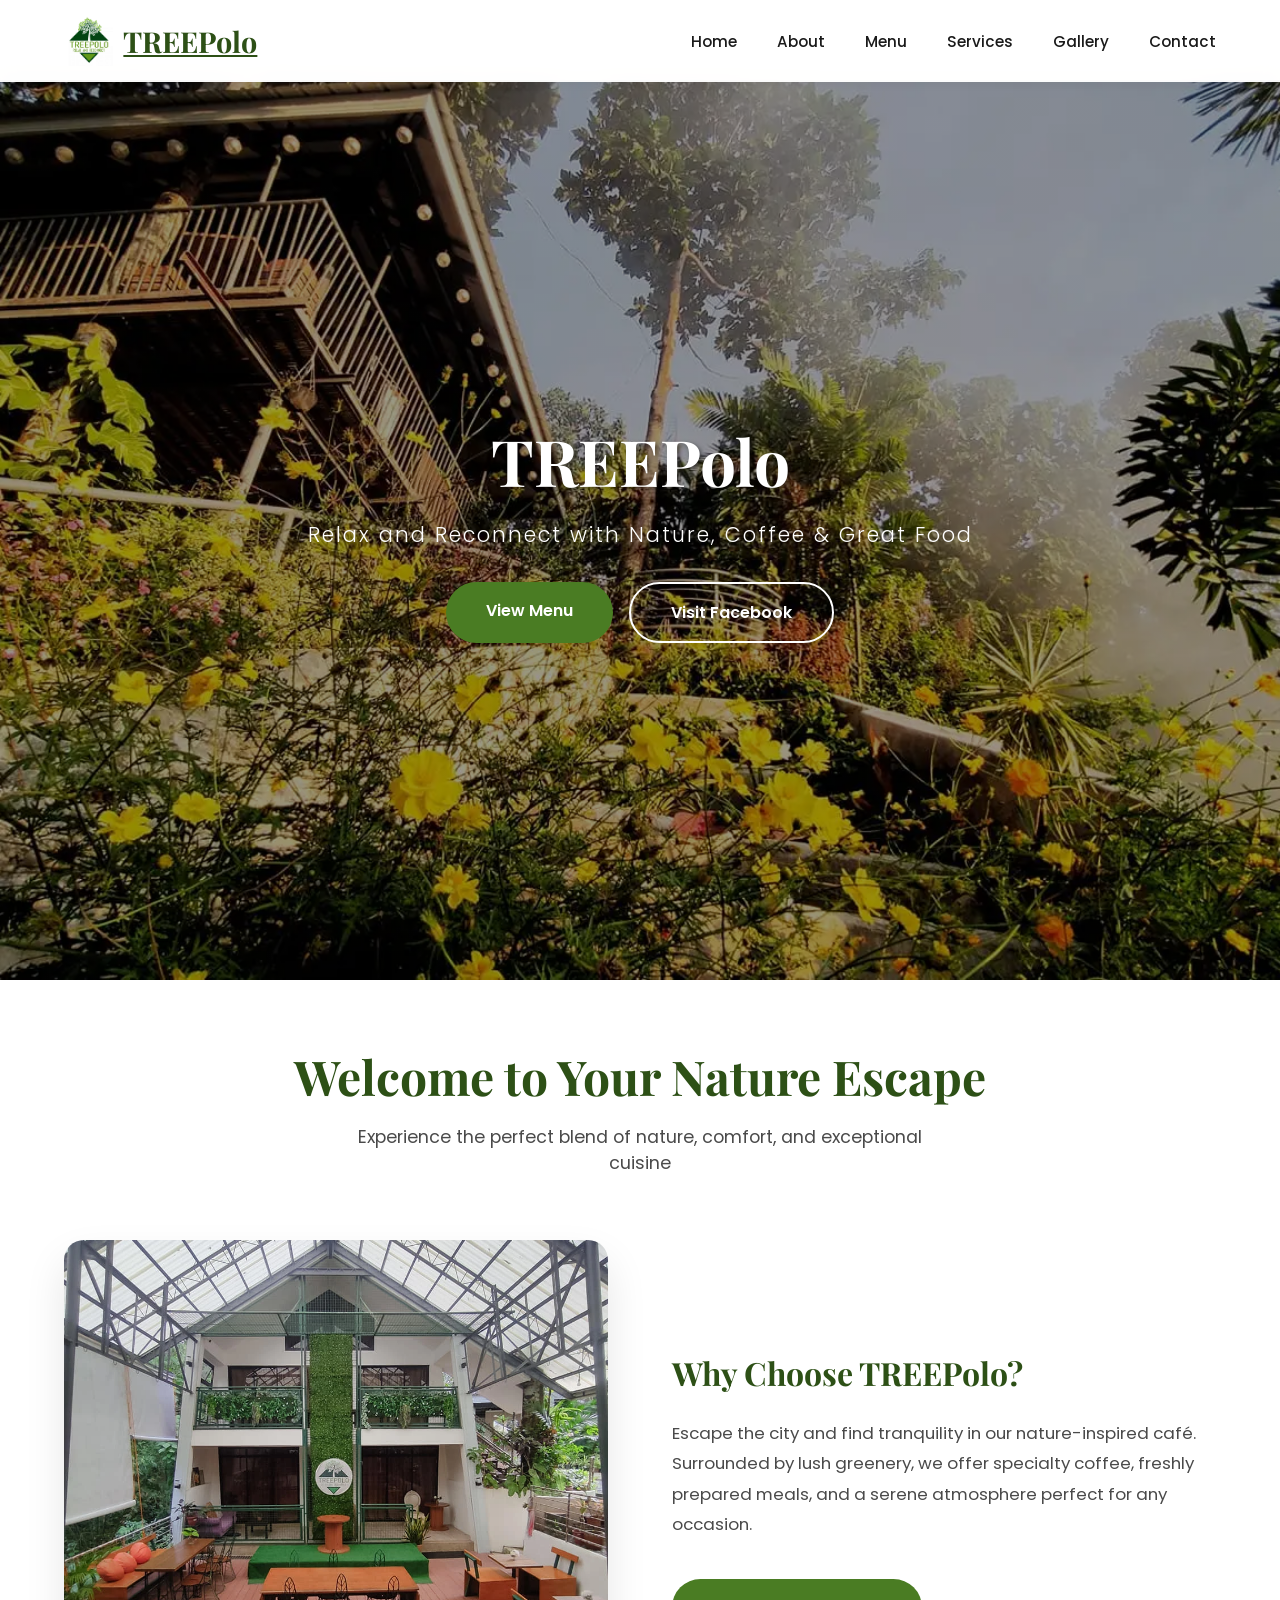
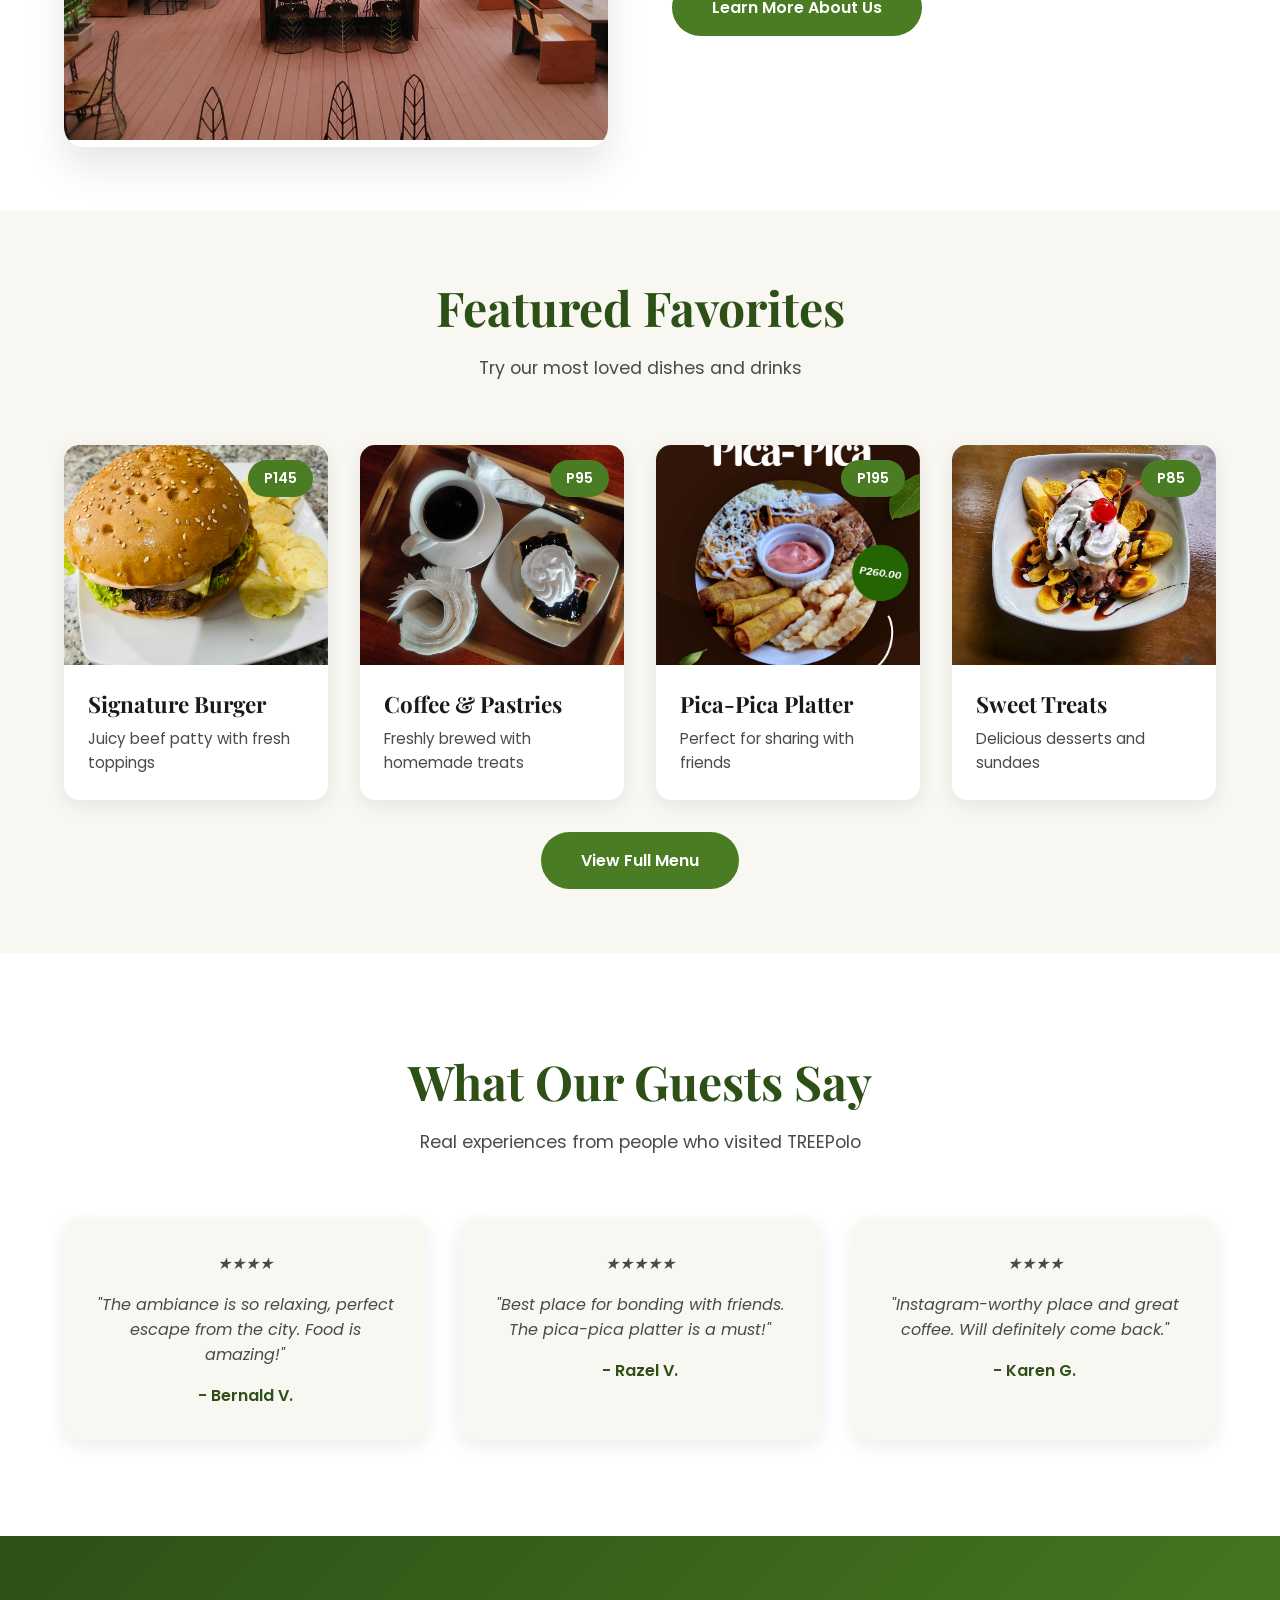
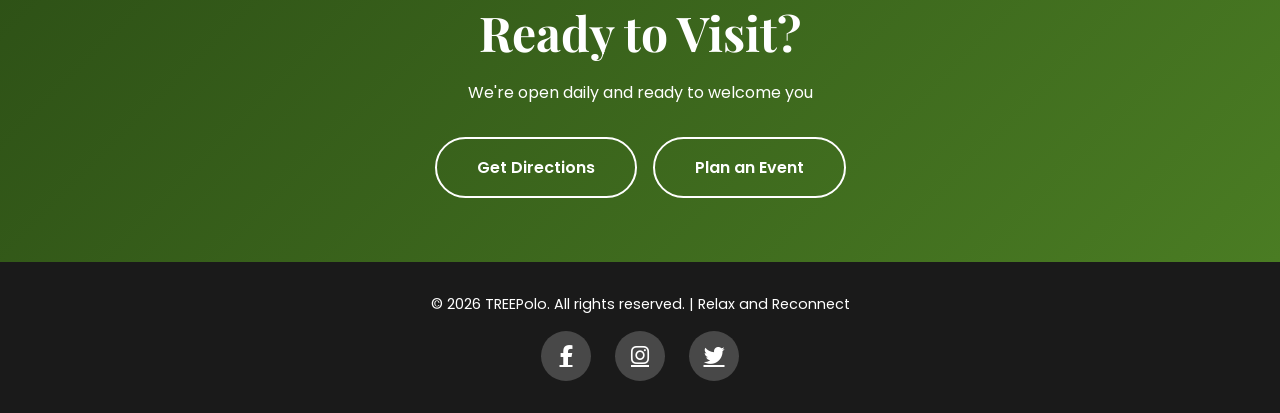
<file: WS_TREEPOLO/index.html>
<!DOCTYPE html>
<html lang="en">
<head>
    <meta charset="UTF-8">
    <meta name="viewport" content="width=device-width, initial-scale=1.0">
    <meta name="description" content="TREEPolo - A nature-inspired coffee restaurant where you can relax and reconnect with great food, specialty coffee, and a serene atmosphere.">
    <meta name="keywords" content="TREEPolo, coffee shop, restaurant, nature, relax, reconnect, cafe">
    <title>Home | TREEPolo - Relax and Reconnect</title>

    <link rel="preconnect" href="https://fonts.googleapis.com">
    <link rel="preconnect" href="https://fonts.gstatic.com" crossorigin>
    <link href="https://fonts.googleapis.com/css2?family=Playfair+Display:wght@400;600;700&family=Poppins:wght@300;400;500;600&display=swap" rel="stylesheet">
    <link rel="stylesheet" href="https://cdnjs.cloudflare.com/ajax/libs/font-awesome/6.4.0/css/all.min.css">
    <link rel="icon" type="image/webp" href="webimages/treepolo_logo.webp">
    <link rel="stylesheet" href="css/style.css">

</head>
<body>

    <!-- Navigation -->
    <nav id="navbar">
        <div class="nav-container">
            <a href="index.html" class="logo">
                <img src="webimages/treepolo_logo.webp" alt="TREEPolo Logo">
                <span class="logo-text">TREEPolo</span>
            </a>
            <ul class="nav-links">
                <li><a href="index.html" class="active">Home</a></li>
                <li><a href="html/about.html">About</a></li>
                <li><a href="html/menu.html">Menu</a></li>
                <li><a href="html/events.html">Services</a></li>
                <li><a href="html/gallery.html">Gallery</a></li>
                <li><a href="html/contact.html">Contact</a></li>
            </ul>
            <div class="mobile-menu" aria-label="Toggle mobile menu">
                <i class="fas fa-bars"></i>
            </div>
        </div>
    </nav>

    <!-- Hero Section -->
    <section class="hero" id="home">
        <div class="hero-content">
            
            <h1>TREEPolo</h1>
            <p>Relax and Reconnect with Nature, Coffee & Great Food</p>
            <div class="cta-buttons">
                <a href="html/menu.html" class="btn btn-primary">View Menu</a>
                <a href="https://www.facebook.com/Treepolo.Official/" target="_blank" rel="noopener noreferrer" class="btn btn-secondary">Visit Facebook</a>
            </div>
        </div>
    </section>

    <!-- Featured Section -->
    <section class="about" style="padding: 4rem 5%;">
        <div class="container">
            <div class="section-title">
                <h2>Welcome to Your Nature Escape</h2>
                <p>Experience the perfect blend of nature, comfort, and exceptional cuisine</p>
            </div>
            <div class="about-grid">
                <div class="about-image">
                    <img src="webimages/view2.webp" alt="TREEPolo Interior">
                </div>
                <div class="about-content">
                    <h3>Why Choose TREEPolo?</h3>
                    <p>Escape the city and find tranquility in our nature-inspired café. Surrounded by lush greenery, we offer specialty coffee, freshly prepared meals, and a serene atmosphere perfect for any occasion.</p>
                    <a href="html/about.html" class="btn btn-primary" style="margin-top: 1rem;">Learn More About Us</a>
                </div>
            </div>
        </div>
    </section>

    <!-- Quick Menu Preview -->
    <section class="menu" style="padding: 4rem 5%;">
        <div class="container">
            <div class="section-title">
                <h2>Featured Favorites</h2>
                <p>Try our most loved dishes and drinks</p>
            </div>
            <div class="menu-grid" style="grid-template-columns: repeat(4, 1fr);">
                <article class="menu-card">
                    <div class="menu-card-image">
                        <img src="webimages/bargar.webp" alt="Signature Burger">
                        <span class="price-tag">P145</span>
                    </div>
                    <div class="menu-card-content">
                        <h3>Signature Burger</h3>
                        <p>Juicy beef patty with fresh toppings</p>
                    </div>
                </article>
                <article class="menu-card">
                    <div class="menu-card-image">
                        <img src="webimages/kopenciskek.webp" alt="Coffee & Pastry">
                        <span class="price-tag">P95</span>
                    </div>
                    <div class="menu-card-content">
                        <h3>Coffee & Pastries</h3>
                        <p>Freshly brewed with homemade treats</p>
                    </div>
                </article>
                <article class="menu-card">
                    <div class="menu-card-image">
                        <img src="webimages/pica-pica.webp" alt="Pica-Pica Platter">
                        <span class="price-tag">P195</span>
                    </div>
                    <div class="menu-card-content">
                        <h3>Pica-Pica Platter</h3>
                        <p>Perfect for sharing with friends</p>
                    </div>
                </article>
                <article class="menu-card">
                    <div class="menu-card-image">
                        <img src="webimages/bananachoco.webp" alt="Dessert">
                        <span class="price-tag">P85</span>
                    </div>
                    <div class="menu-card-content">
                        <h3>Sweet Treats</h3>
                        <p>Delicious desserts and sundaes</p>
                    </div>
                </article>
            </div>
            <div style="text-align: center; margin-top: 2rem;">
                <a href="html/menu.html" class="btn btn-primary">View Full Menu</a>
            </div>
        </div>
    </section>

    <!--Testimonials-->
    <section class="testimonials">
    <div class="container">
        <div class="section-title">
            <h2>What Our Guests Say</h2>
            <p>Real experiences from people who visited TREEPolo</p>
        </div>

        <div class="testimonial-grid">

            <div class="testimonial-card">
                <p>★★★★</p>
                <p>"The ambiance is so relaxing, perfect escape from the city. Food is amazing!"</p>
                <h4>- Bernald V.</h4>
            </div>

            <div class="testimonial-card">
                <p>★★★★★</p>
                <p>"Best place for bonding with friends. The pica-pica platter is a must!"</p>
                <h4>- Razel V.</h4>
            </div>

            <div class="testimonial-card">
                <p>★★★★</p>
                <p>"Instagram-worthy place and great coffee. Will definitely come back."</p>
                <h4>- Karen G.</h4>
            </div>

        </div>
    </div>
</section>

    <!-- Call to Action -->
    <section class="contact" style="padding: 4rem 5%;">
        <div class="container">
            <h2>Ready to Visit?</h2>
            <p>We're open daily and ready to welcome you</p>
            <div class="cta-buttons" style="margin-top: 2rem;">
                <a href="html/contact.html" class="btn btn-secondary">Get Directions</a>
                <a href="html/events.html" class="btn btn-secondary">Plan an Event</a>
            </div>
        </div>
    </section>

    <!-- Footer -->
    <footer>
        <div class="container">
            <p>&copy; 2026 TREEPolo. All rights reserved. | Relax and Reconnect</p>
            <div class="social-links" style="margin-top: 1rem;">
                <a href="https://www.facebook.com/Treepolo.Official/" target="_blank" aria-label="Facebook">
                    <i class="fab fa-facebook-f"></i>
                </a>
                <a href="#" aria-label="Instagram"><i class="fab fa-instagram"></i></a>
                <a href="#" aria-label="Twitter"><i class="fab fa-twitter"></i></a>
            </div>
        </div>
    </footer>

    <script src="js/main.js"></script>
</body>
</html>
</file>
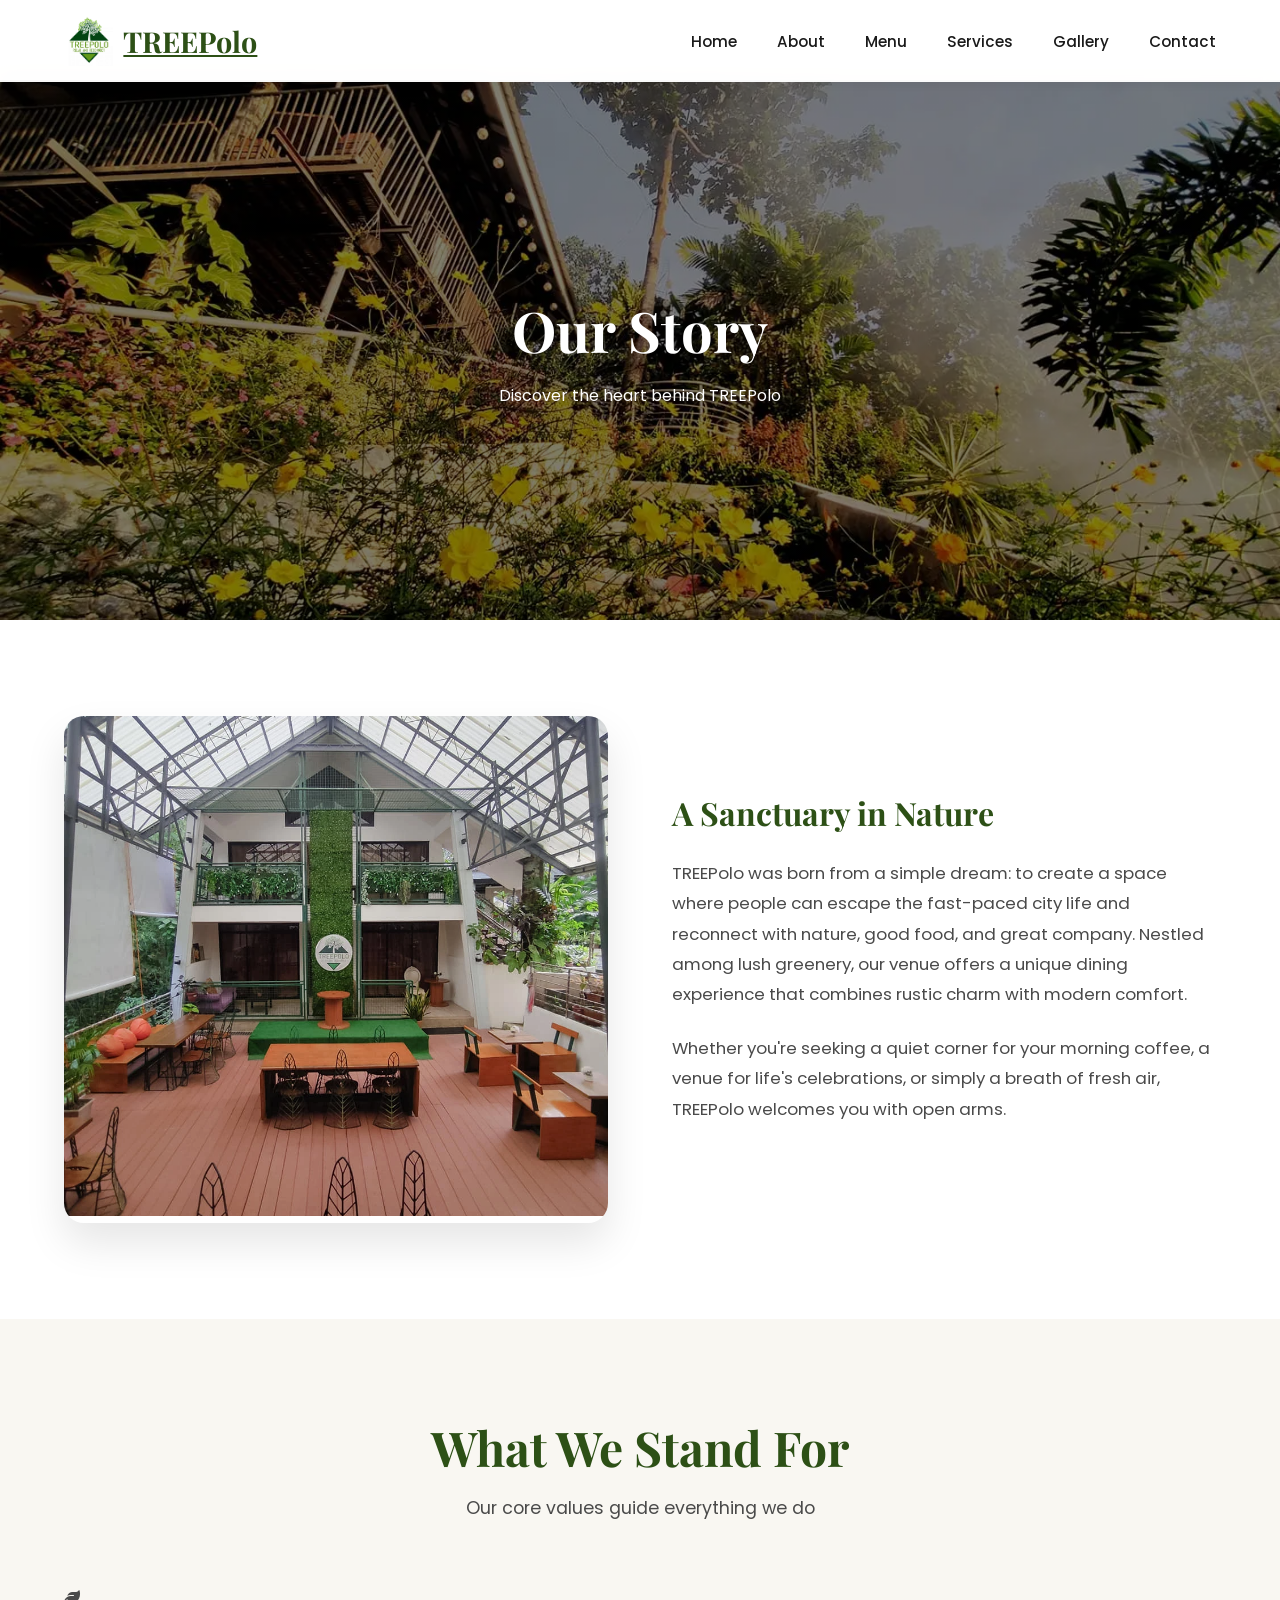
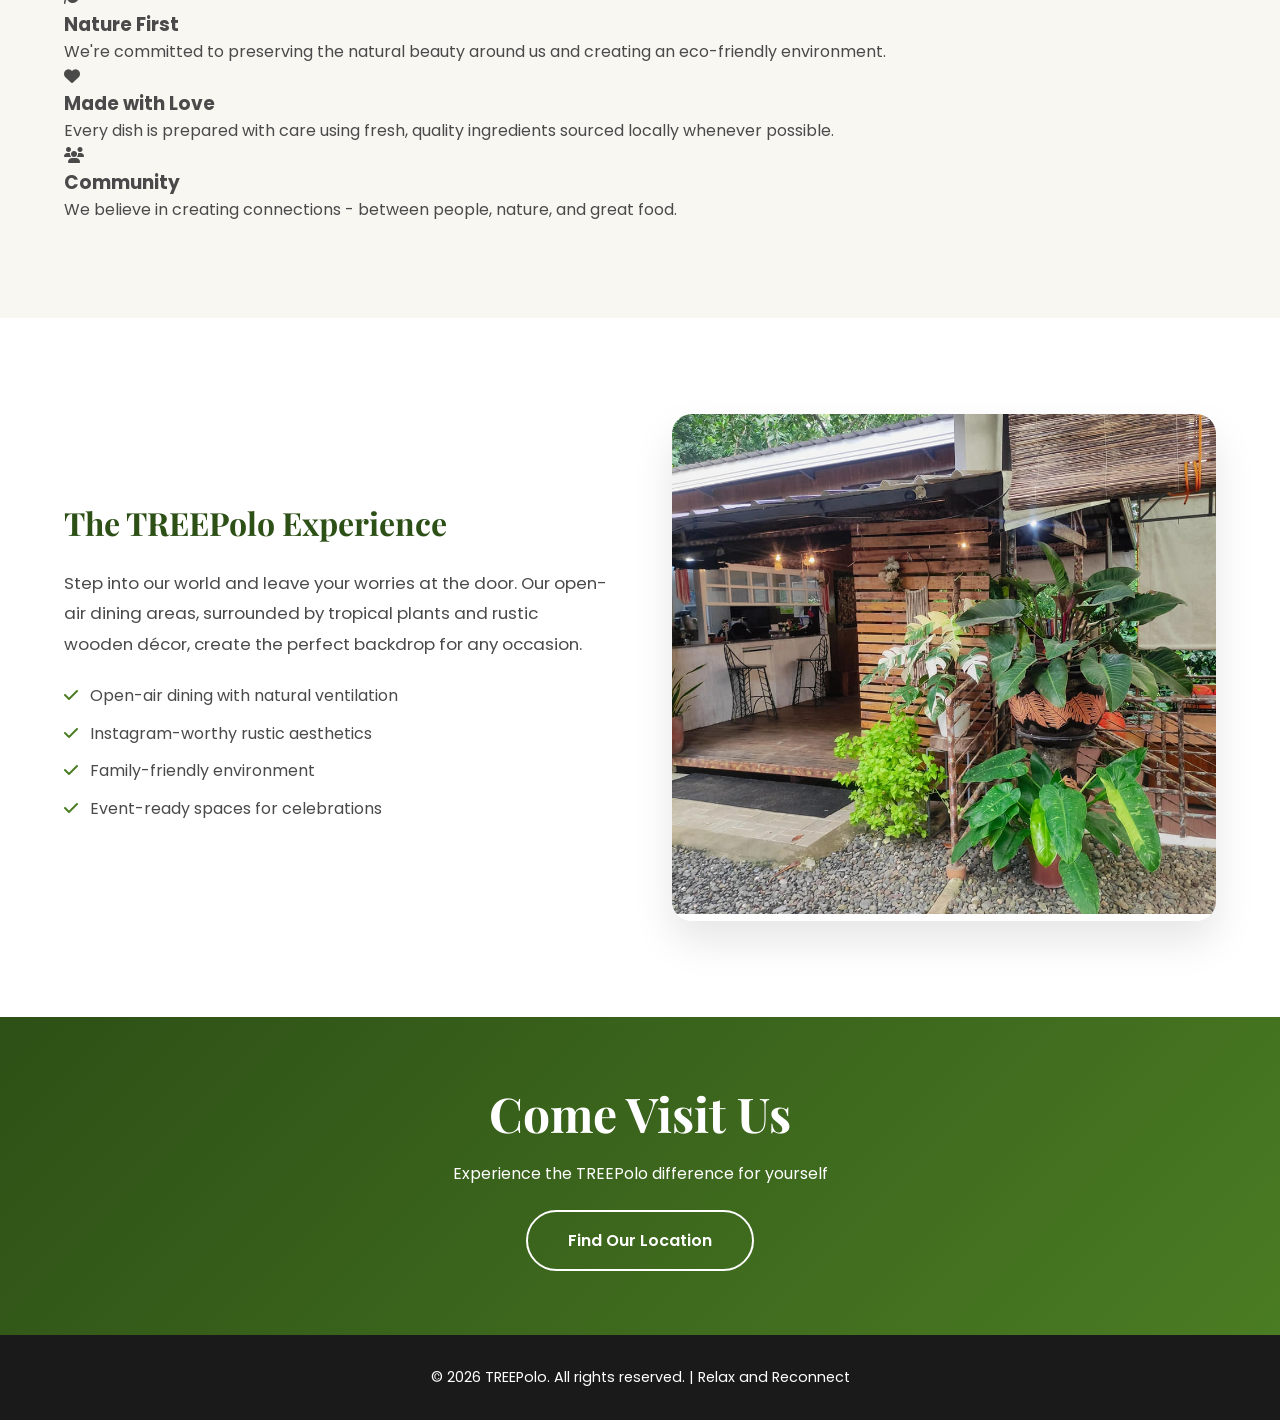
<file: WS_TREEPOLO/html/about.html>
<!DOCTYPE html>
<html lang="en">
<head>
    <meta charset="UTF-8">
    <meta name="viewport" content="width=device-width, initial-scale=1.0">
    <meta name="description" content="Learn about TREEPolo's story, mission, and what makes us the perfect nature escape.">
    <title>About Us | TREEPolo - Relax and Reconnect</title>

    <link rel="preconnect" href="https://fonts.googleapis.com">
    <link rel="preconnect" href="https://fonts.gstatic.com" crossorigin>
    <link href="https://fonts.googleapis.com/css2?family=Playfair+Display:wght@400;600;700&family=Poppins:wght@300;400;500;600&display=swap" rel="stylesheet">
    <link rel="stylesheet" href="https://cdnjs.cloudflare.com/ajax/libs/font-awesome/6.4.0/css/all.min.css">
    <link rel="icon" type="image/webp" href="../webimages/treepolo_logo.webp">
    <link rel="stylesheet" href="../css/style.css">
    

</head>
<body>

    <!-- Navigation -->
    <nav id="navbar">
        <div class="nav-container">
            <a href="../index.html" class="logo">
                <img src="../webimages/treepolo_logo.webp" alt="TREEPolo Logo">
                <span class="logo-text">TREEPolo</span>
            </a>
            <ul class="nav-links">
                <li><a href="../index.html">Home</a></li>
                <li><a href="about.html" class="active">About</a></li>
                <li><a href="menu.html">Menu</a></li>
                <li><a href="events.html">Services</a></li>
                <li><a href="gallery.html">Gallery</a></li>
                <li><a href="contact.html">Contact</a></li>
            </ul>
            <div class="mobile-menu">
                <i class="fas fa-bars"></i>
            </div>
        </div>
    </nav>

    <!-- Page Header -->
    <header class="page-header">
        <h1>Our Story</h1>
        <p>Discover the heart behind TREEPolo</p>
    </header>

    <!-- About Section -->
    <section class="about">
        <div class="container">
            <div class="about-grid">
                <div class="about-image">
                    <img src="../webimages/view2.webp" alt="TREEPolo Venue">
                </div>
                <div class="about-content">
                    <h3>A Sanctuary in Nature</h3>
                    <p>TREEPolo was born from a simple dream: to create a space where people can escape the fast-paced city life and reconnect with nature, good food, and great company. Nestled among lush greenery, our venue offers a unique dining experience that combines rustic charm with modern comfort.</p>
                    <p>Whether you're seeking a quiet corner for your morning coffee, a venue for life's celebrations, or simply a breath of fresh air, TREEPolo welcomes you with open arms.</p>
                </div>
            </div>
        </div>
    </section>

    <!-- Values Section -->
    <section class="menu" style="background: var(--cream);">
        <div class="container">
            <div class="section-title">
                <h2>What We Stand For</h2>
                <p>Our core values guide everything we do</p>
            </div>
            <div class="values-grid">
                <div class="value-card">
                    <i class="fas fa-leaf"></i>
                    <h3>Nature First</h3>
                    <p>We're committed to preserving the natural beauty around us and creating an eco-friendly environment.</p>
                </div>
                <div class="value-card">
                    <i class="fas fa-heart"></i>
                    <h3>Made with Love</h3>
                    <p>Every dish is prepared with care using fresh, quality ingredients sourced locally whenever possible.</p>
                </div>
                <div class="value-card">
                    <i class="fas fa-users"></i>
                    <h3>Community</h3>
                    <p>We believe in creating connections - between people, nature, and great food.</p>
                </div>
            </div>
        </div>
    </section>

    <!-- Features Section -->
    <section class="about" style="background: white;">
        <div class="container">
            <div class="about-grid" style="direction: rtl;">
                <div class="about-image" style="direction: ltr;">
                    <img src="../webimages/view1.webp" alt="Restaurant Exterior">
                </div>
                <div class="about-content" style="direction: ltr;">
                    <h3>The TREEPolo Experience</h3>
                    <p>Step into our world and leave your worries at the door. Our open-air dining areas, surrounded by tropical plants and rustic wooden décor, create the perfect backdrop for any occasion.</p>
                    <ul style="list-style: none; margin-top: 1.5rem;">
                        <li style="margin-bottom: 0.8rem;"><i class="fas fa-check" style="color: var(--light-green); margin-right: 0.5rem;"></i> Open-air dining with natural ventilation</li>
                        <li style="margin-bottom: 0.8rem;"><i class="fas fa-check" style="color: var(--light-green); margin-right: 0.5rem;"></i> Instagram-worthy rustic aesthetics</li>
                        <li style="margin-bottom: 0.8rem;"><i class="fas fa-check" style="color: var(--light-green); margin-right: 0.5rem;"></i> Family-friendly environment</li>
                        <li style="margin-bottom: 0.8rem;"><i class="fas fa-check" style="color: var(--light-green); margin-right: 0.5rem;"></i> Event-ready spaces for celebrations</li>
                    </ul>
                </div>
            </div>
        </div>
    </section>

    <!-- CTA -->
    <section class="contact" style="padding: 4rem 5%;">
        <div class="container">
            <h2>Come Visit Us</h2>
            <p>Experience the TREEPolo difference for yourself</p>
            <a href="contact.html" class="btn btn-secondary" style="margin-top: 1.5rem;">Find Our Location</a>
        </div>
    </section>

    <footer>
        <p>&copy; 2026 TREEPolo. All rights reserved. | Relax and Reconnect</p>
    </footer>

    <script src="../js/main.js"></script>
</body>
</html>
</file>
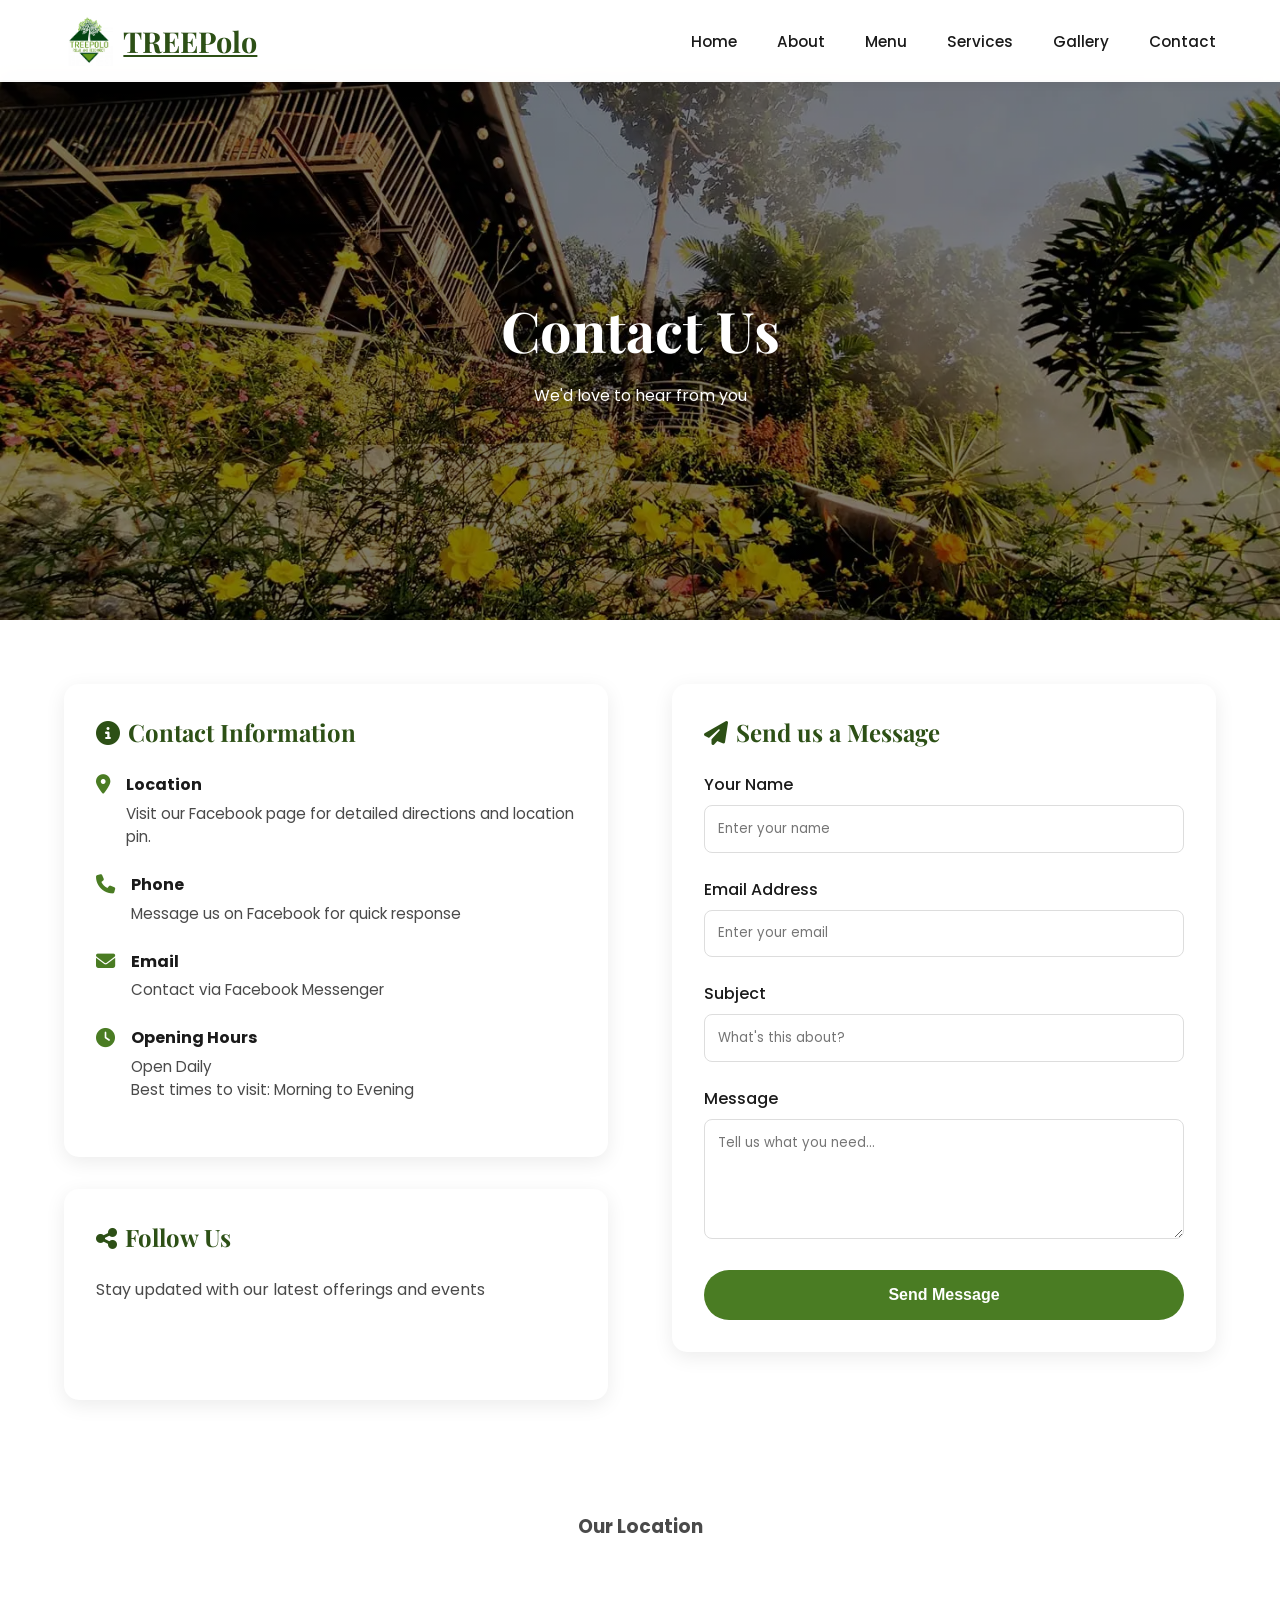
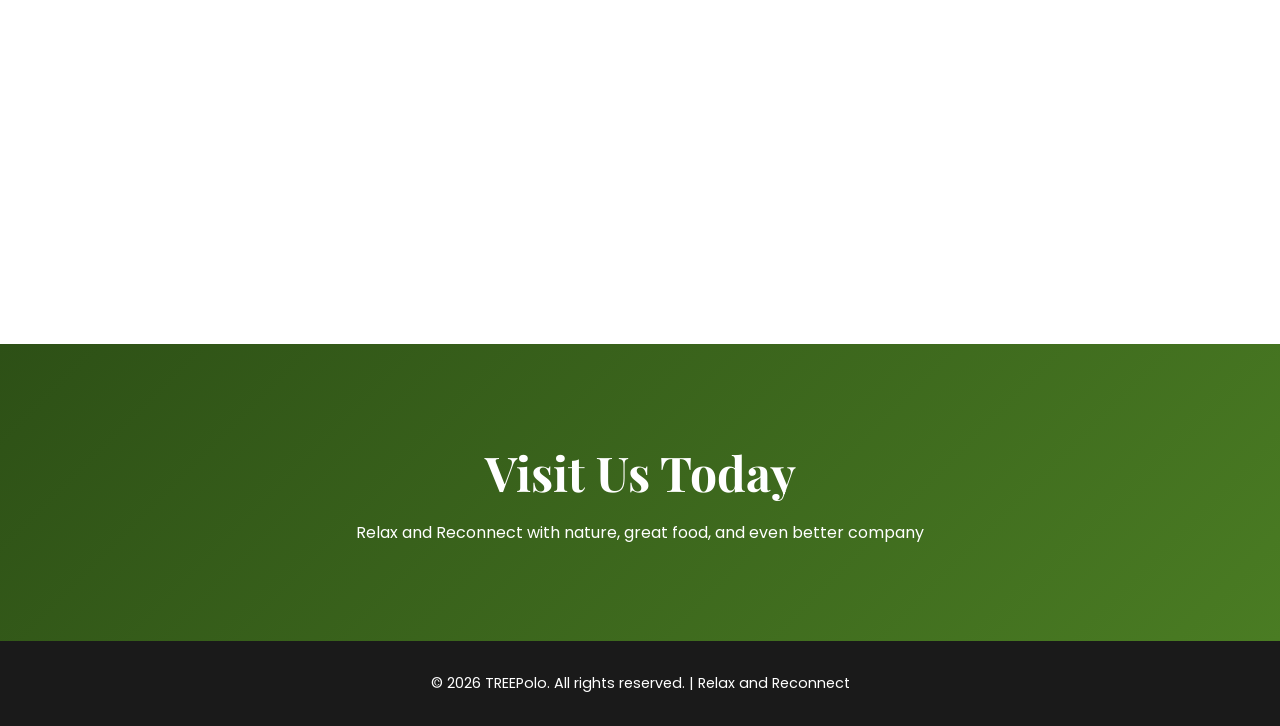
<file: WS_TREEPOLO/html/contact.html>
<!DOCTYPE html>
<html lang="en">
<head>
    <meta charset="UTF-8">
    <meta name="viewport" content="width=device-width, initial-scale=1.0">
    <meta name="description" content="Contact TREEPolo for reservations, events, or inquiries.">
    <title>Contact Us | TREEPolo - Relax and Reconnect</title>

    <link rel="preconnect" href="https://fonts.googleapis.com">
    <link rel="preconnect" href="https://fonts.gstatic.com" crossorigin>
    <link href="https://fonts.googleapis.com/css2?family=Playfair+Display:wght@400;600;700&family=Poppins:wght@300;400;500;600&display=swap" rel="stylesheet">
    <link rel="stylesheet" href="https://cdnjs.cloudflare.com/ajax/libs/font-awesome/6.4.0/css/all.min.css">
    <link rel="icon" type="image/webp" href="../webimages/treepolo_logo.webp">
    <link rel="stylesheet" href="../css/style.css">
    <style>
        .page-header {
            margin-top: 80px;
            background: linear-gradient(rgba(0,0,0,0.5), rgba(0,0,0,0.5)), url('../webimages/background.webp');
            background-size: cover;
            background-position: center;
            color: white;
            text-align: center;
            padding: 6rem 2rem;
        }
        .page-header h1 {
            font-family: 'Playfair Display', serif;
            font-size: 3.5rem;
            margin-bottom: 1rem;
        }
        .contact-grid {
            display: grid;
            grid-template-columns: 1fr 1fr;
            gap: 4rem;
            align-items: start;
        }
        .contact-info-card {
            background: white;
            padding: 2rem;
            border-radius: 15px;
            box-shadow: 0 5px 20px rgba(0,0,0,0.08);
            margin-bottom: 2rem;
        }
        .contact-info-card h3 {
            font-family: 'Playfair Display', serif;
            color: var(--primary-green);
            margin-bottom: 1.5rem;
            font-size: 1.5rem;
        }
        .info-item {
            display: flex;
            align-items: flex-start;
            margin-bottom: 1.5rem;
        }
        .info-item i {
            font-size: 1.2rem;
            color: var(--light-green);
            margin-right: 1rem;
            margin-top: 0.2rem;
        }
        .info-item div h4 {
            color: var(--dark);
            margin-bottom: 0.3rem;
        }
        .info-item div p {
            color: var(--text-gray);
            font-size: 0.95rem;
        }
        .contact-form {
            background: white;
            padding: 2rem;
            border-radius: 15px;
            box-shadow: 0 5px 20px rgba(0,0,0,0.08);
        }
        .contact-form h3 {
            font-family: 'Playfair Display', serif;
            color: var(--primary-green);
            margin-bottom: 1.5rem;
            font-size: 1.5rem;
        }
        .form-group {
            margin-bottom: 1.5rem;
        }
        .form-group label {
            display: block;
            margin-bottom: 0.5rem;
            color: var(--dark);
            font-weight: 500;
        }
        .form-group input,
        .form-group textarea {
            width: 100%;
            padding: 0.8rem;
            border: 1px solid #ddd;
            border-radius: 8px;
            font-family: 'Poppins', sans-serif;
            transition: border-color 0.3s;
        }
        .form-group input:focus,
        .form-group textarea:focus {
            outline: none;
            border-color: var(--light-green);
        }
        .form-group textarea {
            resize: vertical;
            min-height: 120px;
        }
        .submit-btn {
            background: var(--light-green);
            color: white;
            border: none;
            padding: 1rem 2rem;
            border-radius: 50px;
            font-size: 1rem;
            font-weight: 600;
            cursor: pointer;
            transition: all 0.3s;
            width: 100%;
        }
        .submit-btn:hover {
            background: var(--primary-green);
            transform: translateY(-2px);
        }
        .map-container {
             margin-top: 3rem;
             border-radius: 15px;
             overflow: hidden;
             height: 400px;
                         }
        .map-placeholder {
            padding: 2rem;
        }
        .map-placeholder i {
            font-size: 3rem;
            margin-bottom: 1rem;
        }
        .success-popup{
         position: fixed;
         inset: 0;
         background: rgba(0,0,0,0.45);
         display: flex;
         justify-content: center;
         align-items: center;
         opacity: 0;
         visibility: hidden;
         transition: 0.3s ease;
         z-index: 9999;
        }

        .success-popup.show{
         opacity: 1;
         visibility: visible;
        }

        .popup-box{
         background: white;
         padding: 2rem;
         border-radius: 18px;
         text-align: center;
         width: 320px;
         box-shadow: 0 15px 40px rgba(0,0,0,0.15);
         animation: popUp 0.3s ease;
        }

        .popup-box i{
         font-size: 4rem;
         color: #4a7c23;
         margin-bottom: 1rem;
        }

        .popup-box h3{
         color: #2d5016;
         margin-bottom: 0.5rem;
        }

        @keyframes popUp{
         from{
         transform: scale(0.8);
         opacity:0;
        }
         to{
         transform: scale(1);
         opacity:1;
        }
}
    </style>

</head>
<body>

    <nav id="navbar">
        <div class="nav-container">
            <a href="../index.html" class="logo">
                <img src="../webimages/treepolo_logo.webp" alt="TREEPolo Logo">
                <span class="logo-text">TREEPolo</span>
            </a>
            <ul class="nav-links">
                <li><a href="../index.html">Home</a></li>
                <li><a href="about.html">About</a></li>
                <li><a href="menu.html">Menu</a></li>
                <li><a href="events.html">Services</a></li>
                <li><a href="gallery.html">Gallery</a></li>
                <li><a href="contact.html" class="active">Contact</a></li>
            </ul>
            <div class="mobile-menu">
                <i class="fas fa-bars"></i>
            </div>
        </div>
    </nav>

    <header class="page-header">
        <h1>Contact Us</h1>
        <p>We'd love to hear from you</p>
    </header>

    <section class="about" style="padding: 4rem 5%;">
        <div class="container">
            <div class="contact-grid">
                <div class="contact-details">
                    <div class="contact-info-card">
                        <h3><i class="fas fa-info-circle" style="margin-right: 0.5rem;"></i>Contact Information</h3>

                        <div class="info-item">
                            <i class="fas fa-map-marker-alt"></i>
                            <div>
                                <h4>Location</h4>
                                <p>Visit our Facebook page for detailed directions and location pin.</p>
                            </div>
                        </div>

                        <div class="info-item">
                            <i class="fas fa-phone"></i>
                            <div>
                                <h4>Phone</h4>
                                <p>Message us on Facebook for quick response</p>
                            </div>
                        </div>

                        <div class="info-item">
                            <i class="fas fa-envelope"></i>
                            <div>
                                <h4>Email</h4>
                                <p>Contact via Facebook Messenger</p>
                            </div>
                        </div>

                        <div class="info-item">
                            <i class="fas fa-clock"></i>
                            <div>
                                <h4>Opening Hours</h4>
                                <p>Open Daily<br>Best times to visit: Morning to Evening</p>
                            </div>
                        </div>
                    </div>

                    <div class="contact-info-card">
                        <h3><i class="fas fa-share-alt" style="margin-right: 0.5rem;"></i>Follow Us</h3>
                        <p>Stay updated with our latest offerings and events</p>
                        <div class="social-links" style="margin-top: 1rem; justify-content: flex-start;">
                            <a href="https://www.facebook.com/Treepolo.Official/" target="_blank" aria-label="Facebook">
                                <i class="fab fa-facebook-f"></i>
                            </a>
                            <a href="#" aria-label="Instagram"><i class="fab fa-instagram"></i></a>
                            <a href="#" aria-label="Twitter"><i class="fab fa-twitter"></i></a>
                        </div>
                    </div>
                </div>

                <div class="contact-form-section">
                    <div class="contact-form">
                        <h3><i class="fas fa-paper-plane" style="margin-right: 0.5rem;"></i>Send us a Message</h3>
                        <form id="contactForm">
                            <div class="form-group">
                                <label for="name">Your Name</label>
                                <input type="text" id="name" name="name" required placeholder="Enter your name">
                            </div>

                            <div class="form-group">
                                <label for="email">Email Address</label>
                                <input type="email" id="email" name="email" required placeholder="Enter your email">
                            </div>

                            <div class="form-group">
                                <label for="subject">Subject</label>
                                <input type="text" id="subject" name="subject" placeholder="What's this about?">
                            </div>

                            <div class="form-group">
                                <label for="message">Message</label>
                                <textarea id="message" name="message" required placeholder="Tell us what you need..."></textarea>
                            </div>

                            <button type="submit" class="submit-btn">Send Message</button>
                        </form>
                    </div>
                </div>
            </div>

            <!--Map Map Mapperz-->

            <div class="map-container">
                <h3 style="text-align:center; margin-top:2rem;">
                 Our Location
               </h3>
    <iframe 
        src="https://www.google.com/maps/embed?pb=!1m18!1m12!1m3!1d3725.9237280760717!2d121.95011910000001!3d10.744045!2m3!1f0!2f0!3f0!3m2!1i1024!2i768!4f13.1!3m3!1m2!1s0x33ae396209d4d4c7%3A0xd3690b4eaf10ecc7!2sTreepolo!5e1!3m2!1sen!2sph!4v1777645329725!5m2!1sen!2sph"
        width="100%"
        height="100%"
        style="border:0;"
        allowfullscreen=""
        loading="lazy">
    </iframe>
    <div style="text-align:center; margin-top:1rem;">
    <a href="https://www.google.com/maps/place/Treepolo"
       target="_blank"
       class="btn btn-primary">
        Open in Google Maps
    </a>
</div>
    
</div>
</div>
    </section>

    <section class="contact">
        <div class="container">
            <h2>Visit Us Today</h2>
            <p>Relax and Reconnect with nature, great food, and even better company</p>
        </div>
    </section>

    <footer>
        <p>&copy; 2026 TREEPolo. All rights reserved. | Relax and Reconnect</p>
    </footer>

    <div id="successPopup" class="success-popup">
      <div class="popup-box">
        <i class="fas fa-check-circle"></i>
        <h3>Message Sent</h3>
        <p>We’ll get back to you soon.</p>
      </div>
     </div>

    <script src="../js/main.js"></script>
</body>

</html>
</file>
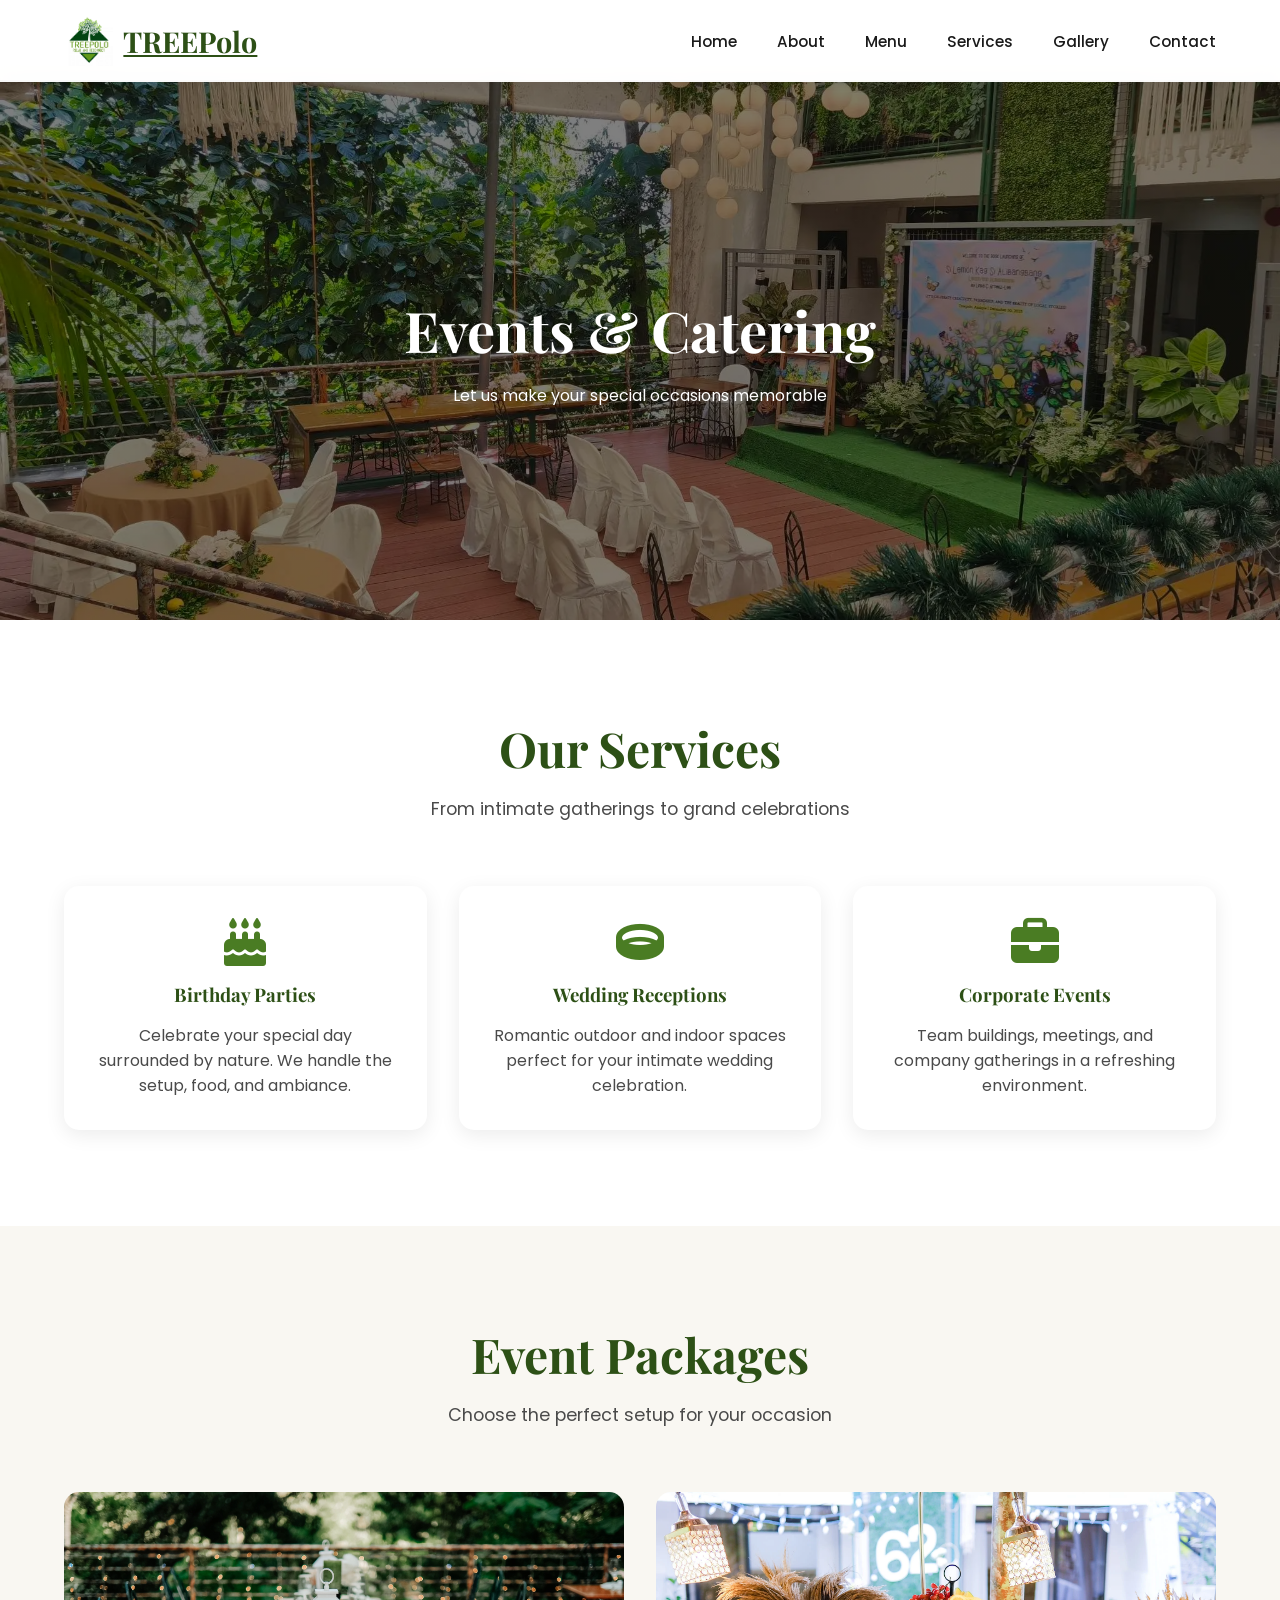
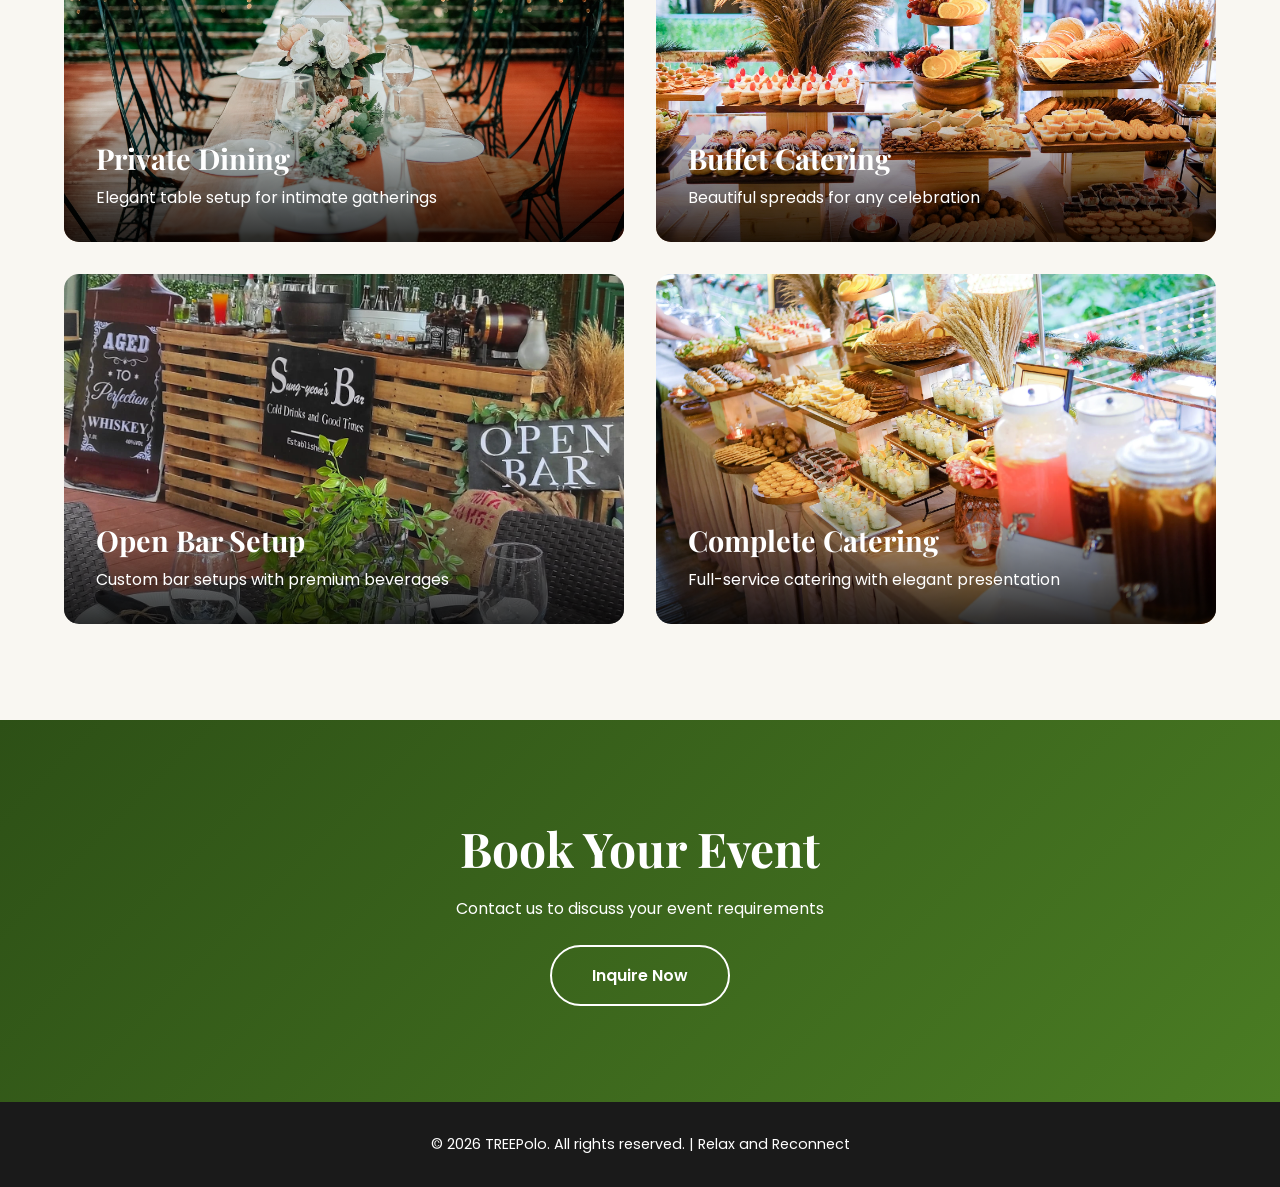
<file: WS_TREEPOLO/html/events.html>
<!DOCTYPE html>
<html lang="en">
<head>
    <meta charset="UTF-8">
    <meta name="viewport" content="width=device-width, initial-scale=1.0">
    <meta name="description" content="Host your events at TREEPolo. We offer catering, private events, and venue rental.">
    <title>Events & Catering | TREEPolo - Relax and Reconnect</title>

    <link rel="preconnect" href="https://fonts.googleapis.com">
    <link rel="preconnect" href="https://fonts.gstatic.com" crossorigin>
    <link href="https://fonts.googleapis.com/css2?family=Playfair+Display:wght@400;600;700&family=Poppins:wght@300;400;500;600&display=swap" rel="stylesheet">
    <link rel="stylesheet" href="https://cdnjs.cloudflare.com/ajax/libs/font-awesome/6.4.0/css/all.min.css">
    <link rel="icon" type="image/webp" href="../webimages/treepolo_logo.webp">
    <link rel="stylesheet" href="../css/style.css">
    <style>
        .page-header {
            margin-top: 80px;
            background: linear-gradient(rgba(0,0,0,0.5), rgba(0,0,0,0.5)), url('../webimages/background2.webp');
            background-size: cover;
            background-position: center;
            color: white;
            text-align: center;
            padding: 6rem 2rem;
        }
        .page-header h1 {
            font-family: 'Playfair Display', serif;
            font-size: 3.5rem;
            margin-bottom: 1rem;
        }
        .services-grid {
            display: grid;
            grid-template-columns: repeat(3, 1fr);
            gap: 2rem;
            margin-top: 3rem;
        }
        .service-card {
            background: white;
            padding: 2rem;
            border-radius: 15px;
            text-align: center;
            box-shadow: 0 5px 20px rgba(0,0,0,0.08);
            transition: transform 0.3s;
        }
        .service-card:hover {
            transform: translateY(-5px);
        }
        .service-card i {
            font-size: 3rem;
            color: var(--light-green);
            margin-bottom: 1rem;
        }
        .service-card h3 {
            font-family: 'Playfair Display', serif;
            color: var(--primary-green);
            margin-bottom: 1rem;
        }
    </style>

</head>
<body>

    <nav id="navbar">
        <div class="nav-container">
            <a href="../index.html" class="logo">
                <img src="../webimages/treepolo_logo.webp" alt="TREEPolo Logo">
                <span class="logo-text">TREEPolo</span>
            </a>
            <ul class="nav-links">
                <li><a href="../index.html">Home</a></li>
                <li><a href="about.html">About</a></li>
                <li><a href="menu.html">Menu</a></li>
                <li><a href="events.html" class="active">Services</a></li>
                <li><a href="gallery.html">Gallery</a></li>
                <li><a href="contact.html">Contact</a></li>
            </ul>
            <div class="mobile-menu">
                <i class="fas fa-bars"></i>
            </div>
        </div>
    </nav>

    <header class="page-header">
        <h1>Events & Catering</h1>
        <p>Let us make your special occasions memorable</p>
    </header>

    <section class="about">
        <div class="container">
            <div class="section-title">
                <h2>Our Services</h2>
                <p>From intimate gatherings to grand celebrations</p>
            </div>
            <div class="services-grid">
                <div class="service-card">
                    <i class="fas fa-birthday-cake"></i>
                    <h3>Birthday Parties</h3>
                    <p>Celebrate your special day surrounded by nature. We handle the setup, food, and ambiance.</p>
                </div>
                <div class="service-card">
                    <i class="fas fa-ring"></i>
                    <h3>Wedding Receptions</h3>
                    <p>Romantic outdoor and indoor spaces perfect for your intimate wedding celebration.</p>
                </div>
                <div class="service-card">
                    <i class="fas fa-briefcase"></i>
                    <h3>Corporate Events</h3>
                    <p>Team buildings, meetings, and company gatherings in a refreshing environment.</p>
                </div>
            </div>
        </div>
    </section>

    <section class="menu" style="background: var(--cream);">
        <div class="container">
            <div class="section-title">
                <h2>Event Packages</h2>
                <p>Choose the perfect setup for your occasion</p>
            </div>
            <div class="events-grid">
                <article class="event-card">
                    <img src="../webimages/dining.webp" alt="Private Events">
                    <div class="event-overlay">
                        <h3>Private Dining</h3>
                        <p>Elegant table setup for intimate gatherings</p>
                    </div>
                </article>

                <article class="event-card">
                    <img src="../webimages/event4.webp" alt="Catering Services">
                    <div class="event-overlay">
                        <h3>Buffet Catering</h3>
                        <p>Beautiful spreads for any celebration</p>
                    </div>
                </article>

                <article class="event-card">
                    <img src="../webimages/view3.webp" alt="Open Bar">
                    <div class="event-overlay">
                        <h3>Open Bar Setup</h3>
                        <p>Custom bar setups with premium beverages</p>
                    </div>
                </article>

                <article class="event-card">
                    <img src="../webimages/event2.webp" alt="Buffet Setup">
                    <div class="event-overlay">
                        <h3>Complete Catering</h3>
                        <p>Full-service catering with elegant presentation</p>
                    </div>
                </article>
            </div>
        </div>
    </section>

    <section class="contact">
        <div class="container">
            <h2>Book Your Event</h2>
            <p>Contact us to discuss your event requirements</p>
            <a href="contact.html" class="btn btn-secondary" style="margin-top: 1.5rem;">Inquire Now</a>
        </div>
    </section>

    <footer>
        <p>&copy; 2026 TREEPolo. All rights reserved. | Relax and Reconnect</p>
    </footer>

    <script src="../js/main.js"></script>
</body>
</html>
</file>
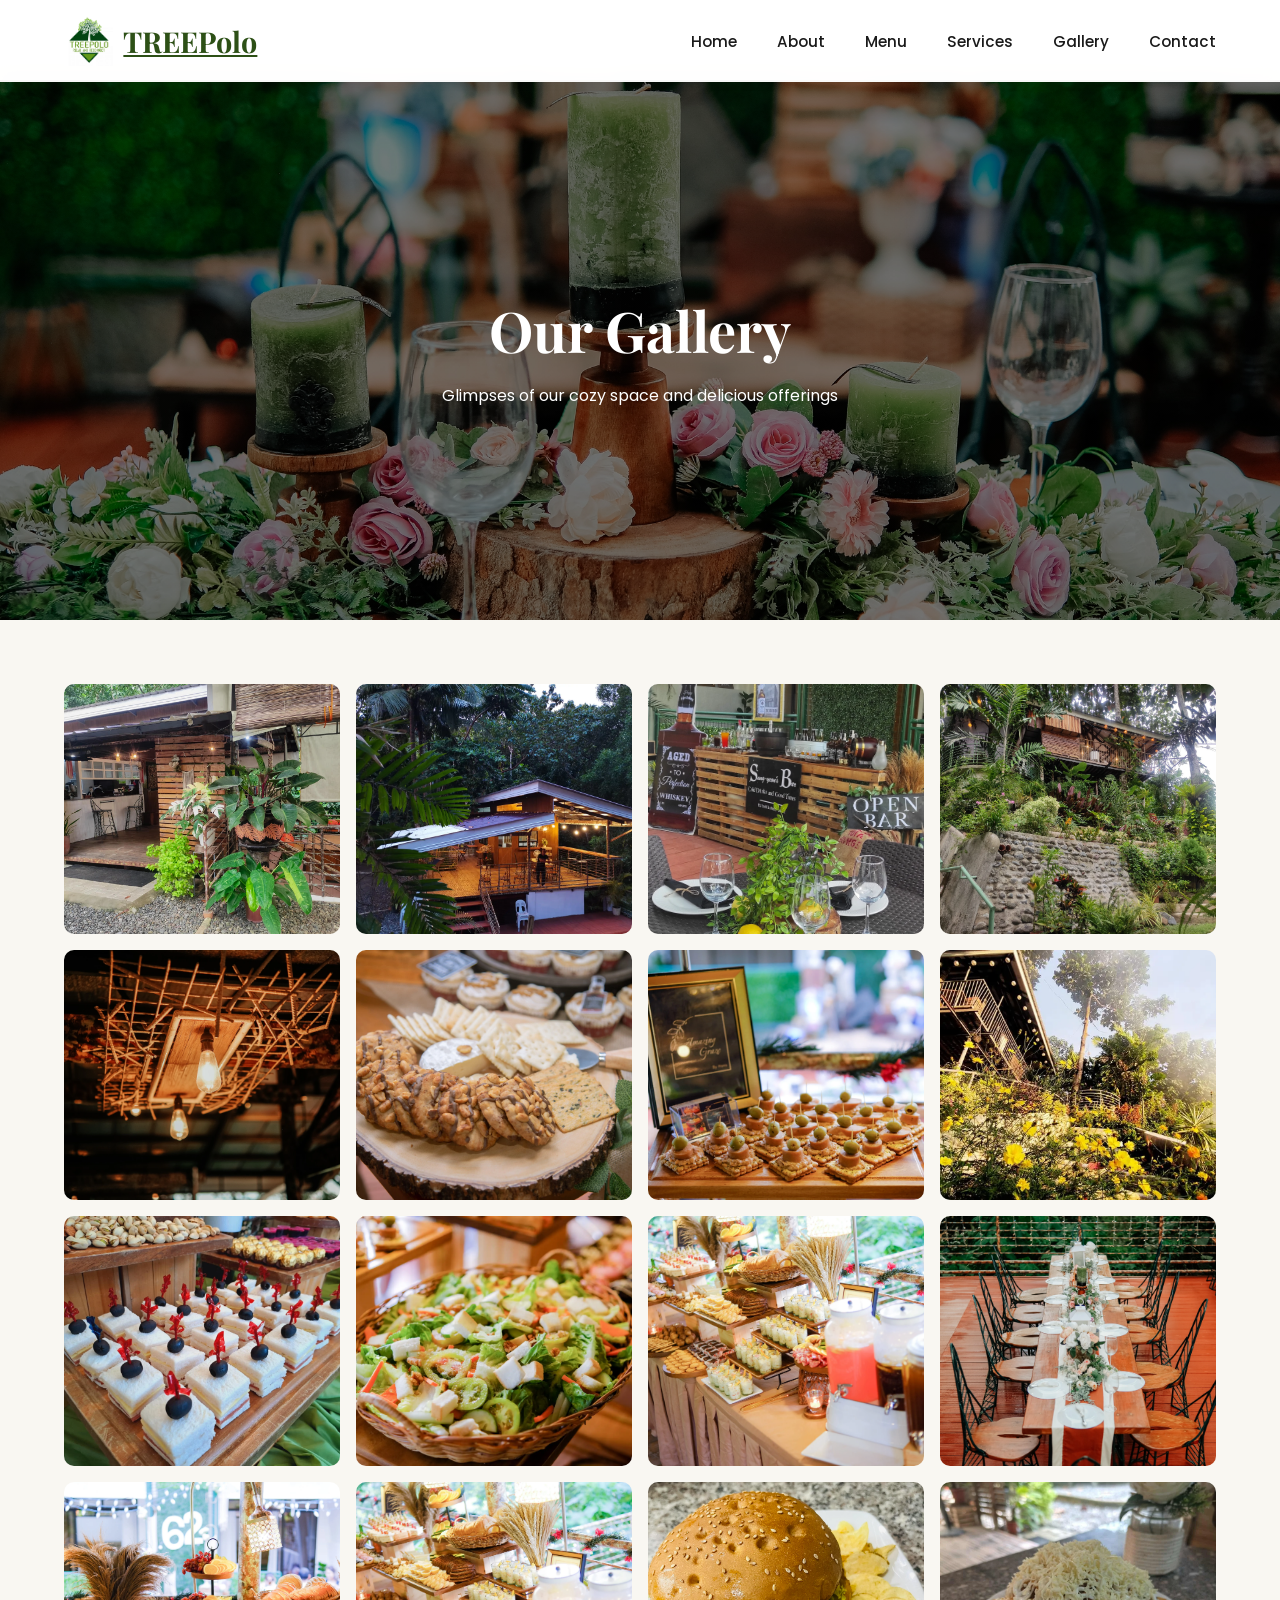
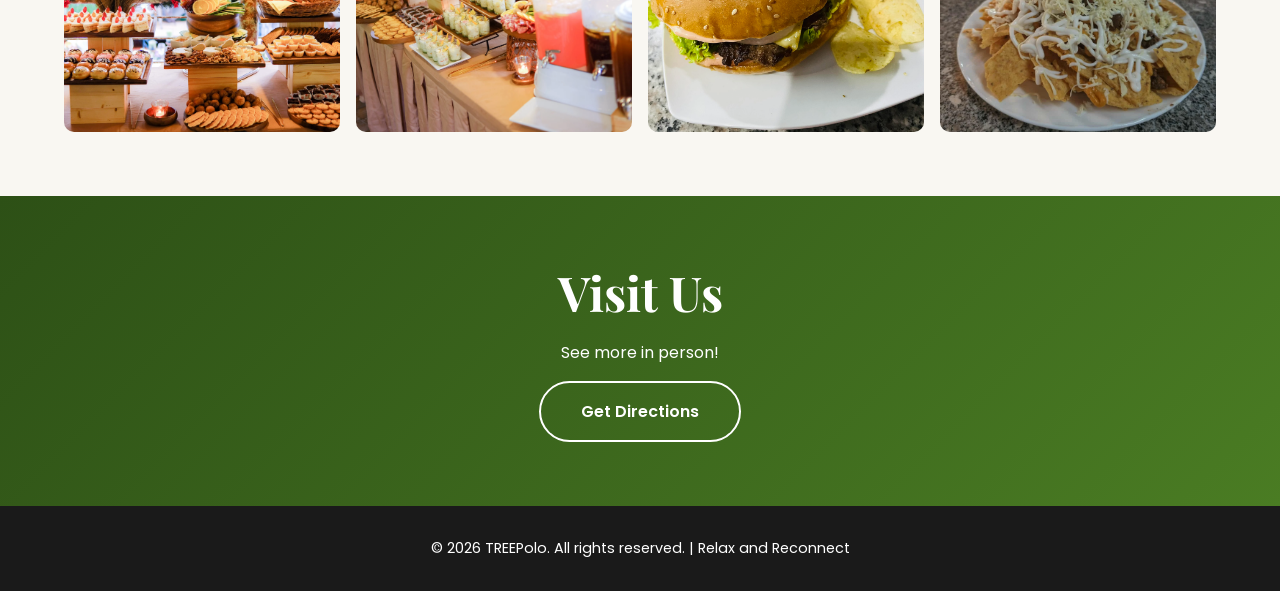
<file: WS_TREEPOLO/html/gallery.html>
<!DOCTYPE html>
<html lang="en">
<head>
    <meta charset="UTF-8">
    <meta name="viewport" content="width=device-width, initial-scale=1.0">
    <meta name="description" content="View photos of TREEPolo's venue, food, and events.">
    <title>Gallery | TREEPolo - Relax and Reconnect</title>

    <link rel="preconnect" href="https://fonts.googleapis.com">
    <link rel="preconnect" href="https://fonts.gstatic.com" crossorigin>
    <link href="https://fonts.googleapis.com/css2?family=Playfair+Display:wght@400;600;700&family=Poppins:wght@300;400;500;600&display=swap" rel="stylesheet">
    <link rel="stylesheet" href="https://cdnjs.cloudflare.com/ajax/libs/font-awesome/6.4.0/css/all.min.css">
    <link rel="icon" type="image/webp" href="../webimages/treepolo_logo.webp">
    <link rel="stylesheet" href="../css/style.css">
    <style>
        .page-header {
            margin-top: 80px;
            background: linear-gradient(rgba(0,0,0,0.5), rgba(0,0,0,0.5)), url('../webimages/background4.webp');
            background-size: cover;
            background-position: center;
            color: white;
            text-align: center;
            padding: 6rem 2rem;
        }
        .page-header h1 {
            font-family: 'Playfair Display', serif;
            font-size: 3.5rem;
            margin-bottom: 1rem;
        }
        .gallery-filter {
            text-align: center;
            margin-bottom: 2rem;
        }
        .filter-btn {
            background: transparent;
            border: 2px solid var(--light-green);
            color: var(--light-green);
            padding: 0.5rem 1.5rem;
            margin: 0 0.5rem;
            border-radius: 25px;
            cursor: pointer;
            transition: all 0.3s;
            font-family: 'Poppins', sans-serif;
        }
        .filter-btn:hover, .filter-btn.active {
            background: var(--light-green);
            color: white;
        }
    </style>

</head>
<body>

    <nav id="navbar">
        <div class="nav-container">
            <a href="../index.html" class="logo">
                <img src="../webimages/treepolo_logo.webp" alt="TREEPolo Logo">
                <span class="logo-text">TREEPolo</span>
            </a>
            <ul class="nav-links">
                <li><a href="../index.html">Home</a></li>
                <li><a href="about.html">About</a></li>
                <li><a href="menu.html">Menu</a></li>
                <li><a href="events.html">Services</a></li>
                <li><a href="gallery.html" class="active">Gallery</a></li>
                <li><a href="contact.html">Contact</a></li>
            </ul>
            <div class="mobile-menu">
                <i class="fas fa-bars"></i>
            </div>
        </div>
    </nav>

    <header class="page-header">
        <h1>Our Gallery</h1>
        <p>Glimpses of our cozy space and delicious offerings</p>
    </header>

    <section class="gallery" style="padding: 4rem 5%;">
        <div class="container">
            <div class="gallery-grid">
                <div class="gallery-item" tabindex="0" role="button" aria-label="View restaurant exterior">
                    <img src="../webimages/view1.webp" alt="TREEPolo Restaurant Exterior">
                    <div class="gallery-overlay">
                        <i class="fas fa-search-plus"></i>
                    </div>
                </div>

                <div class="gallery-item" tabindex="0" role="button" aria-label="View venue">
                    <img src="../webimages/house.webp" alt="TREEPolo Interior Venue">
                    <div class="gallery-overlay">
                        <i class="fas fa-search-plus"></i>
                    </div>
                </div>

                <div class="gallery-item" tabindex="0" role="button" aria-label="View bar area">
                    <img src="../webimages/view3.webp" alt="Open Bar Setup">
                    <div class="gallery-overlay">
                        <i class="fas fa-search-plus"></i>
                    </div>
                </div>

                <div class="gallery-item" tabindex="0" role="button" aria-label="View garden">
                    <img src="../webimages/view4.webp" alt="Garden Area">
                    <div class="gallery-overlay">
                        <i class="fas fa-search-plus"></i>
                    </div>
                </div>

                <div class="gallery-item" tabindex="0" role="button" aria-label="View interior design">
                    <img src="../webimages/view5.webp" alt="Interior Lighting">
                    <div class="gallery-overlay">
                        <i class="fas fa-search-plus"></i>
                    </div>
                </div>

                <div class="gallery-item" tabindex="0" role="button" aria-label="View cookies">
                    <img src="../webimages/cookie.webp" alt="Homemade Cookies">
                    <div class="gallery-overlay">
                        <i class="fas fa-search-plus"></i>
                    </div>
                </div>

                <div class="gallery-item" tabindex="0" role="button" aria-label="View appetizers">
                    <img src="../webimages/hotkik.webp" alt="Appetizer Platter">
                    <div class="gallery-overlay">
                        <i class="fas fa-search-plus"></i>
                    </div>
                </div>

                <div class="gallery-item" tabindex="0" role="button" aria-label="View sandwiches">
                    <img src="../webimages/flowers.webp" alt="Fresh Flowers">
                    <div class="gallery-overlay">
                        <i class="fas fa-search-plus"></i>
                    </div>
                </div>

                <div class="gallery-item" tabindex="0" role="button" aria-label="View finger foods">
                    <img src="../webimages/sanwet_grep.webp" alt="Finger Food Selection">
                    <div class="gallery-overlay">
                        <i class="fas fa-search-plus"></i>
                    </div>
                </div>

                <div class="gallery-item" tabindex="0" role="button" aria-label="View desserts">
                    <img src="../webimages/salad.webp" alt="Salad">
                    <div class="gallery-overlay">
                        <i class="fas fa-search-plus"></i>
                    </div>
                </div>

                <div class="gallery-item" tabindex="0" role="button" aria-label="View event setup">
                    <img src="../webimages/event2.webp" alt="Event Buffet Setup">
                    <div class="gallery-overlay">
                        <i class="fas fa-search-plus"></i>
                    </div>
                </div>

                <div class="gallery-item" tabindex="0" role="button" aria-label="View dining setup">
                    <img src="../webimages/event3.webp" alt="Dining Setup">
                    <div class="gallery-overlay">
                        <i class="fas fa-search-plus"></i>
                    </div>
                </div>

                <div class="gallery-item" tabindex="0" role="button" aria-label="View catering display">
                    <img src="../webimages/event4.webp" alt="Catering Display">
                    <div class="gallery-overlay">
                        <i class="fas fa-search-plus"></i>
                    </div>
                </div>

                <div class="gallery-item" tabindex="0" role="button" aria-label="View buffet">
                    <img src="../webimages/event5.webp" alt="Buffet Spread">
                    <div class="gallery-overlay">
                        <i class="fas fa-search-plus"></i>
                    </div>
                </div>

                <div class="gallery-item" tabindex="0" role="button" aria-label="View burger">
                    <img src="../webimages/bargar.webp" alt="Signature Burger">
                    <div class="gallery-overlay">
                        <i class="fas fa-search-plus"></i>
                    </div>
                </div>

                <div class="gallery-item" tabindex="0" role="button" aria-label="View nachos">
                    <img src="../webimages/nacos.webp" alt="Loaded Nachos">
                    <div class="gallery-overlay">
                        <i class="fas fa-search-plus"></i>
                    </div>
                </div>
            </div>
        </div>
    </section>

    <section class="contact" style="padding: 4rem 5%;">
        <div class="container">
            <h2>Visit Us</h2>
            <p>See more in person!</p>
            <a href="contact.html" class="btn btn-secondary" style="margin-top: 1rem;">Get Directions</a>
        </div>
    </section>

    <footer>
        <p>&copy; 2026 TREEPolo. All rights reserved. | Relax and Reconnect</p>
    </footer>

    <script src="../js/main.js"></script>
</body>
</html>
</file>
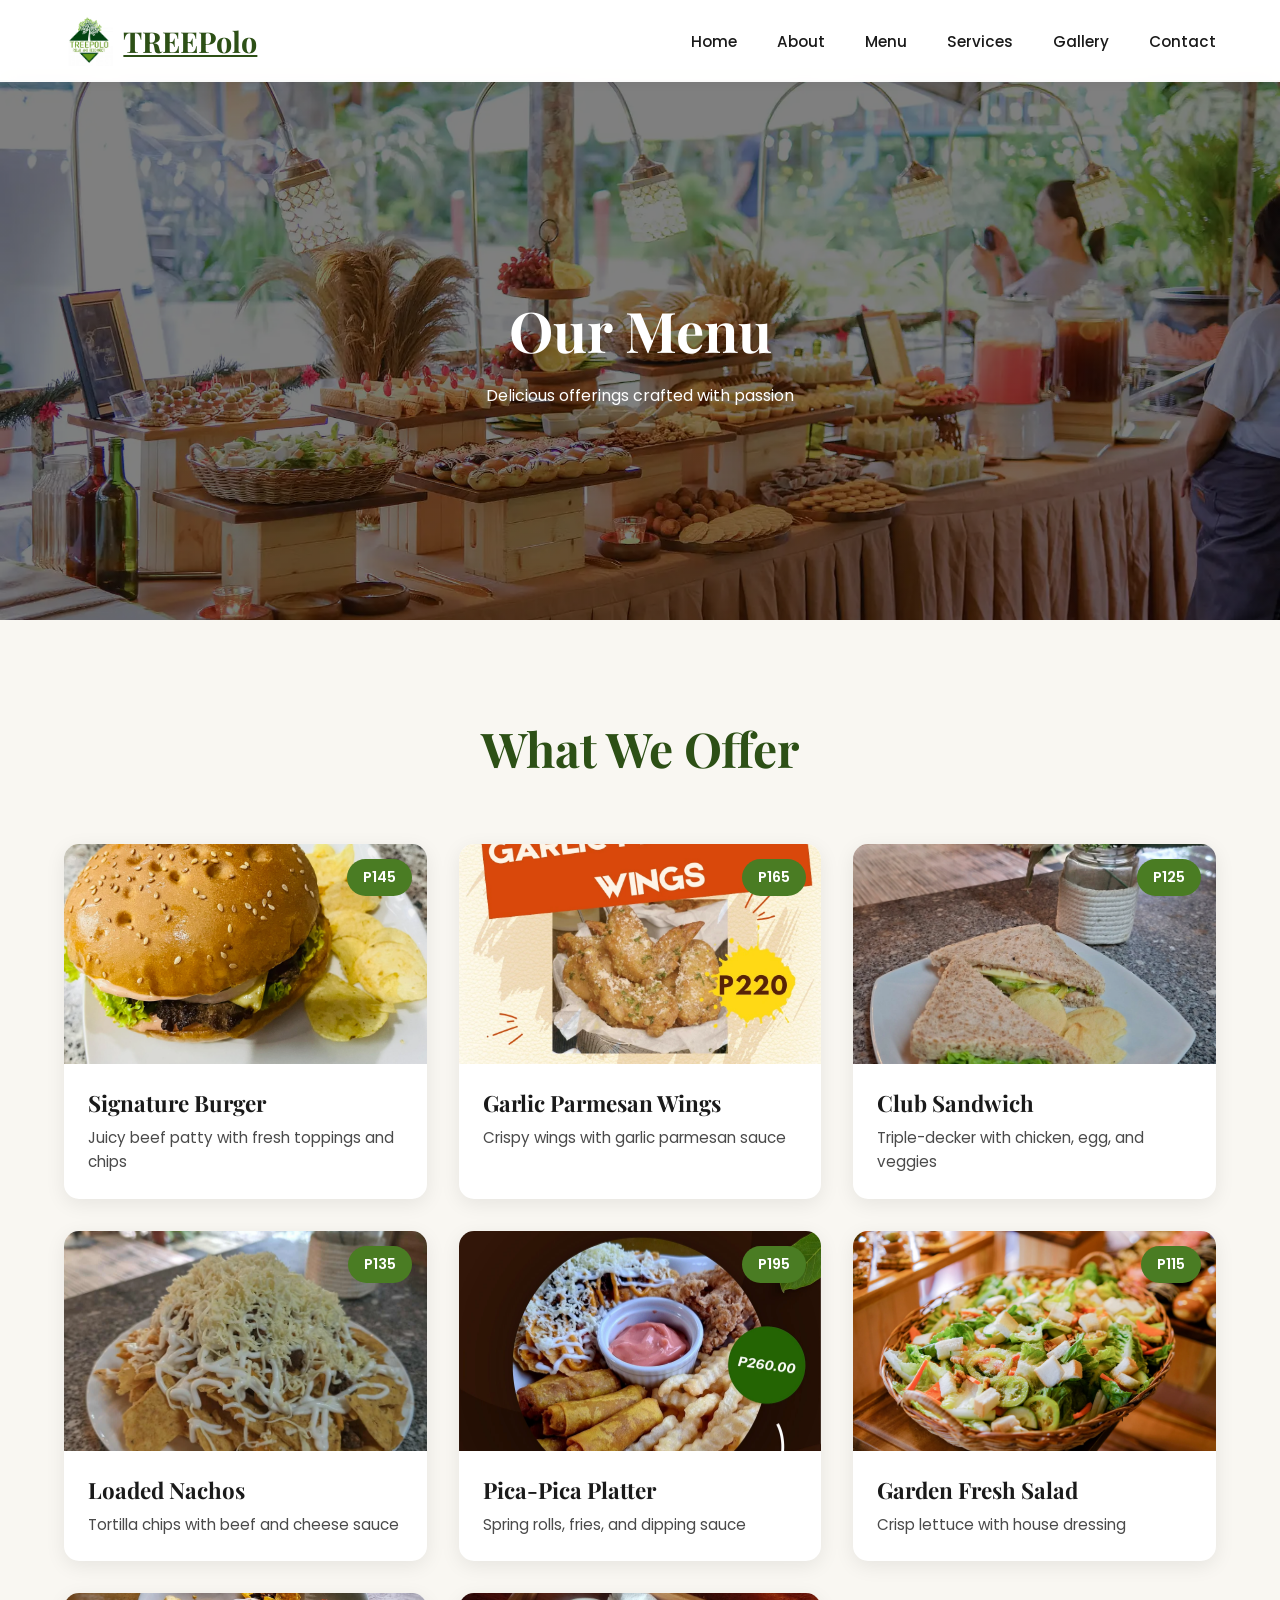
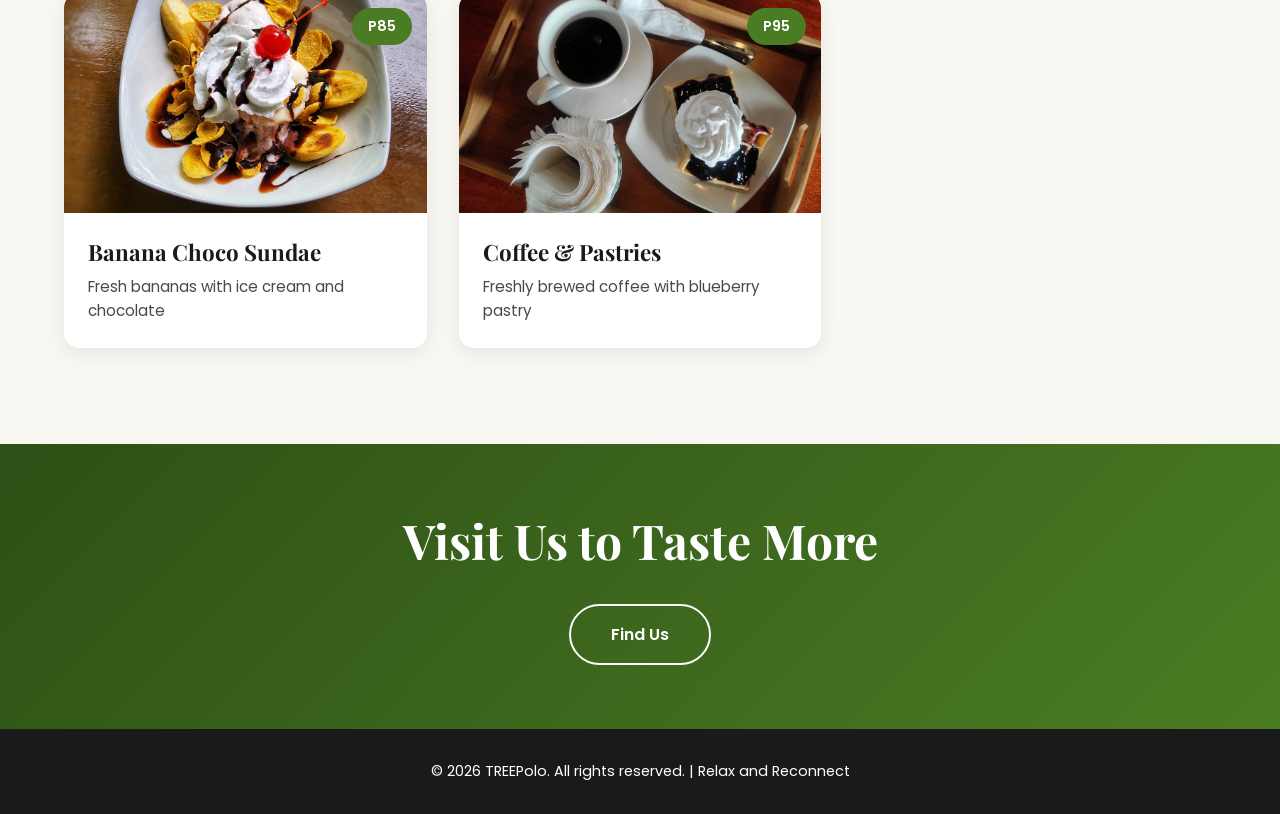
<file: WS_TREEPOLO/html/menu.html>
<!DOCTYPE html>
<html lang="en">
<head>
    <meta charset="UTF-8">
    <meta name="viewport" content="width=device-width, initial-scale=1.0">
    <meta name="description" content="Explore TREEPolo's menu featuring specialty coffee, delicious meals, and sweet treats.">
    <title>Our Menu | TREEPolo - Relax and Reconnect</title>

    <link rel="preconnect" href="https://fonts.googleapis.com">
    <link rel="preconnect" href="https://fonts.gstatic.com" crossorigin>
    <link href="https://fonts.googleapis.com/css2?family=Playfair+Display:wght@400;600;700&family=Poppins:wght@300;400;500;600&display=swap" rel="stylesheet">
    <link rel="stylesheet" href="https://cdnjs.cloudflare.com/ajax/libs/font-awesome/6.4.0/css/all.min.css">
    <link rel="icon" type="image/webp" href="../webimages/treepolo_logo.webp">
    <link rel="stylesheet" href="../css/style.css">
    <style>
        .page-header {
            margin-top: 80px;
            background: linear-gradient(rgba(0,0,0,0.5), rgba(0,0,0,0.5)), url('../webimages/background3.webp');
            background-size: cover;
            background-position: center;
            color: white;
            text-align: center;
            padding: 6rem 2rem;
        }
        .page-header h1 {
            font-family: 'Playfair Display', serif;
            font-size: 3.5rem;
            margin-bottom: 1rem;
        }
    </style>

</head>
<body>

    <nav id="navbar">
        <div class="nav-container">
            <a href="../index.html" class="logo">
                <img src="../webimages/treepolo_logo.webp" alt="TREEPolo Logo">
                <span class="logo-text">TREEPolo</span>
            </a>
            <ul class="nav-links">
                <li><a href="../index.html">Home</a></li>
                <li><a href="about.html">About</a></li>
                <li><a href="menu.html" class="active">Menu</a></li>
                <li><a href="events.html">Services</a></li>
                <li><a href="gallery.html">Gallery</a></li>
                <li><a href="contact.html">Contact</a></li>
            </ul>
            <div class="mobile-menu">
                <i class="fas fa-bars"></i>
            </div>
        </div>
    </nav>

    <header class="page-header">
        <h1>Our Menu</h1>
        <p>Delicious offerings crafted with passion</p>
    </header>

    <section class="menu">
        <div class="container">
            <div class="section-title">
                <h2>What We Offer</h2>
            </div>
            <div class="menu-grid">
                <article class="menu-card">
                    <div class="menu-card-image">
                        <img src="../webimages/bargar.webp" alt="Signature Burger">
                        <span class="price-tag">P145</span>
                    </div>
                    <div class="menu-card-content">
                        <h3>Signature Burger</h3>
                        <p>Juicy beef patty with fresh toppings and chips</p>
                    </div>
                </article>

                <article class="menu-card">
                    <div class="menu-card-image">
                        <img src="../webimages/chicken_parnesan.webp" alt="Garlic Parmesan Wings">
                        <span class="price-tag">P165</span>
                    </div>
                    <div class="menu-card-content">
                        <h3>Garlic Parmesan Wings</h3>
                        <p>Crispy wings with garlic parmesan sauce</p>
                    </div>
                </article>

                <article class="menu-card">
                    <div class="menu-card-image">
                        <img src="../webimages/sandwhich.webp" alt="Club Sandwich">
                        <span class="price-tag">P125</span>
                    </div>
                    <div class="menu-card-content">
                        <h3>Club Sandwich</h3>
                        <p>Triple-decker with chicken, egg, and veggies</p>
                    </div>
                </article>

                <article class="menu-card">
                    <div class="menu-card-image">
                        <img src="../webimages/nacos.webp" alt="Loaded Nachos">
                        <span class="price-tag">P135</span>
                    </div>
                    <div class="menu-card-content">
                        <h3>Loaded Nachos</h3>
                        <p>Tortilla chips with beef and cheese sauce</p>
                    </div>
                </article>

                <article class="menu-card">
                    <div class="menu-card-image">
                        <img src="../webimages/pica-pica.webp" alt="Pica-Pica Platter">
                        <span class="price-tag">P195</span>
                    </div>
                    <div class="menu-card-content">
                        <h3>Pica-Pica Platter</h3>
                        <p>Spring rolls, fries, and dipping sauce</p>
                    </div>
                </article>

                <article class="menu-card">
                    <div class="menu-card-image">
                        <img src="../webimages/salado.webp" alt="Garden Salad">
                        <span class="price-tag">P115</span>
                    </div>
                    <div class="menu-card-content">
                        <h3>Garden Fresh Salad</h3>
                        <p>Crisp lettuce with house dressing</p>
                    </div>
                </article>

                <article class="menu-card">
                    <div class="menu-card-image">
                        <img src="../webimages/bananachoco.webp" alt="Banana Choco Sundae">
                        <span class="price-tag">P85</span>
                    </div>
                    <div class="menu-card-content">
                        <h3>Banana Choco Sundae</h3>
                        <p>Fresh bananas with ice cream and chocolate</p>
                    </div>
                </article>

                <article class="menu-card">
                    <div class="menu-card-image">
                        <img src="../webimages/kopenciskek.webp" alt="Coffee and Pastry">
                        <span class="price-tag">P95</span>
                    </div>
                    <div class="menu-card-content">
                        <h3>Coffee & Pastries</h3>
                        <p>Freshly brewed coffee with blueberry pastry</p>
                    </div>
                </article>
            </div>
        </div>
    </section>

    <section class="contact" style="padding: 4rem 5%;">
        <div class="container">
            <h2>Visit Us to Taste More</h2>
            <a href="contact.html" class="btn btn-secondary" style="margin-top: 1rem;">Find Us</a>
        </div>
    </section>

    <footer>
        <p>&copy; 2026 TREEPolo. All rights reserved. | Relax and Reconnect</p>
    </footer>

    <script src="../js/main.js"></script>
</body>
</html>
</file>
<file: WS_TREEPOLO/css/style.css>
/* TREEPolo Coffee Restaurant - Stylesheet */
:root {
    --primary-green: #2d5016;
    --light-green: #4a7c23;
    --accent-brown: #8b5a2b;
    --cream: #f9f7f2;
    --dark: #1a1a1a;
    --text-gray: #4a4a4a;
}

* {
    margin: 0;
    padding: 0;
    box-sizing: border-box;
}

body {
    font-family: 'Poppins', sans-serif;
    background-color: var(--cream);
    color: var(--text-gray);
    overflow-x: hidden;
}

/* ============================================
   NAVIGATION
   ============================================ */
nav {
    position: fixed;
    top: 0;
    width: 100%;
    background: rgba(255, 255, 255, 0.95);
    backdrop-filter: blur(10px);
    z-index: 1000;
    padding: 1rem 5%;
    box-shadow: 0 2px 20px rgba(0,0,0,0.1);
    transition: all 0.3s ease;
}

.nav-container {
    max-width: 1400px;
    margin: 0 auto;
    display: flex;
    justify-content: space-between;
    align-items: center;
    

}

a.logo,
a.logo:link,
a.logo:visited,
a.logo:hover,
a.logo:active,
a.logo:focus {
    display: flex;
    align-items: center;
    gap: 10px;
    text-decoration: underline;
    text-decoration-color: var(--primary-green);
    color: var(--primary-green);
}

a.logo .logo-text,
a.logo:visited .logo-text,
a.logo:hover .logo-text {
    color: var(--primary-green);
}

.logo img {
    height: 50px;
    width: auto;
}

.logo-text {
    font-family: 'Playfair Display', serif;
    font-size: 1.8rem;
    font-weight: 700;
    color: var(--primary-green);
}

.nav-links {
    display: flex;
    gap: 2.5rem;
    list-style: none;
}

.nav-links a {
    text-decoration: none;
    color: var(--dark);
    font-weight: 500;
    font-size: 0.95rem;
    position: relative;
    transition: color 0.3s;
}

.nav-links a::after {
    content: '';
    position: absolute;
    bottom: -5px;
    left: 0;
    width: 0;
    height: 2px;
    background: var(--light-green);
    transition: width 0.3s;
}

.nav-links a:hover::after {
    width: 100%;
}

.nav-links a:hover {
    color: var(--light-green);
}
.nav-links a.active {
    color: var(--light-green);
}

.nav-links a.active::after {
    width: 100%;
}

.mobile-menu {
    display: none;
    font-size: 1.5rem;
    cursor: pointer;
}

/* ============================================
   HERO SECTION
   ============================================ */
.hero {
    margin-top: 80px;
    height: 100vh;
    background: linear-gradient(rgba(0,0,0,0.4), rgba(0,0,0,0.4)),
                url('../webimages/background.webp');
    background-size: cover;
    background-position: center;
    background-repeat: no-repeat;

    display: flex;
    align-items: center;
    justify-content: center;
    text-align: center;
    color: white;
}

.hero-content {
    max-width: 800px;
    padding: 0 2rem;
    animation: fadeInUp 1s ease;
}

.hero-logo {
    width: 150px;
    margin-bottom: 2rem;
    filter: brightness(0) invert(1);
}

.hero h1 {
    font-family: 'Playfair Display', serif;
    font-size: 4rem;
    margin-bottom: 1rem;
    text-shadow: 2px 2px 4px rgba(0,0,0,0.5);
}

.hero p {
    font-size: 1.3rem;
    margin-bottom: 2rem;
    font-weight: 300;
    letter-spacing: 2px;
}

.cta-buttons {
    display: flex;
    gap: 1rem;
    justify-content: center;
    flex-wrap: wrap;
}

/* ============================================
   BUTTONS
   ============================================ */
.btn {
    padding: 1rem 2.5rem;
    border: none;
    border-radius: 50px;
    font-size: 1rem;
    font-weight: 600;
    cursor: pointer;
    transition: all 0.3s;
    text-decoration: none;
    display: inline-block;
}

.btn-primary {
    background: var(--light-green);
    color: white;
}

.btn-primary:hover {
    background: var(--primary-green);
    transform: translateY(-3px);
    box-shadow: 0 10px 30px rgba(45, 80, 22, 0.3);
}

.btn-secondary {
    background: transparent;
    color: white;
    border: 2px solid white;
}

.btn-secondary:hover {
    background: white;
    color: var(--primary-green);
}

/* ============================================
   ABOUT SECTION
   ============================================ */
.about {
    padding: 6rem 5%;
    background: white;
}

.container {
    max-width: 1200px;
    margin: 0 auto;
}

.section-title {
    text-align: center;
    margin-bottom: 4rem;
}

.section-title h2 {
    font-family: 'Playfair Display', serif;
    font-size: 3rem;
    color: var(--primary-green);
    margin-bottom: 1rem;
}

.section-title p {
    color: var(--text-gray);
    font-size: 1.1rem;
    max-width: 600px;
    margin: 0 auto;
}

.about-grid {
    display: grid;
    grid-template-columns: 1fr 1fr;
    gap: 4rem;
    align-items: center;
}

.about-image {
    position: relative;
    border-radius: 20px;
    overflow: hidden;
    box-shadow: 0 20px 40px rgba(0,0,0,0.1);
}

.about-image img {
    width: 100%;
    height: 500px;
    object-fit: cover;
    transition: transform 0.5s;
}

.about-image:hover img {
    transform: scale(1.05);
}

.about-content h3 {
    font-family: 'Playfair Display', serif;
    font-size: 2rem;
    color: var(--primary-green);
    margin-bottom: 1.5rem;
}

.about-content p {
    line-height: 1.8;
    margin-bottom: 1.5rem;
    font-size: 1.05rem;
}

.features {
    display: flex;
    gap: 2rem;
    margin-top: 2rem;
}

.feature {
    text-align: center;
}

.feature i {
    font-size: 2rem;
    color: var(--light-green);
    margin-bottom: 0.5rem;
}

.feature h4 {
    font-size: 1.1rem;
    color: var(--dark);
}

/* ============================================
   MENU SECTION
   ============================================ */
.menu {
    padding: 6rem 5%;
    background: var(--cream);
}

.menu-grid {
    display: grid;
    grid-template-columns: repeat(auto-fit, minmax(280px, 1fr));
    gap: 2rem;
    margin-top: 3rem;
}

.menu-card {
    background: white;
    border-radius: 15px;
    overflow: hidden;
    box-shadow: 0 5px 20px rgba(0,0,0,0.08);
    transition: transform 0.3s, box-shadow 0.3s;
}

.menu-card:hover {
    transform: translateY(-10px);
    box-shadow: 0 15px 40px rgba(0,0,0,0.15);
}

.menu-card-image {
    height: 220px;
    overflow: hidden;
    position: relative;
}

.menu-card-image img {
    width: 100%;
    height: 100%;
    object-fit: cover;
    transition: transform 0.5s;
}

.menu-card:hover .menu-card-image img {
    transform: scale(1.1);
}

.price-tag {
    position: absolute;
    top: 15px;
    right: 15px;
    background: var(--light-green);
    color: white;
    padding: 0.5rem 1rem;
    border-radius: 25px;
    font-weight: 600;
    font-size: 0.9rem;
}

.menu-card-content {
    padding: 1.5rem;
}

.menu-card h3 {
    font-family: 'Playfair Display', serif;
    font-size: 1.4rem;
    color: var(--dark);
    margin-bottom: 0.5rem;
}

.menu-card p {
    color: var(--text-gray);
    font-size: 0.95rem;
    line-height: 1.6;
}

/* ============================================
   EVENTS SECTION
   ============================================ */
.events {
    padding: 6rem 5%;
    background: white;
}

.events-grid {
    display: grid;
    grid-template-columns: repeat(2, 1fr);
    gap: 2rem;
}

.event-card {
    position: relative;
    border-radius: 15px;
    overflow: hidden;
    height: 350px;
}

.event-card img {
    width: 100%;
    height: 100%;
    object-fit: cover;
    transition: transform 0.5s;
}

.event-card:hover img {
    transform: scale(1.1);
}

.event-overlay {
    position: absolute;
    bottom: 0;
    left: 0;
    right: 0;
    background: linear-gradient(transparent, rgba(0,0,0,0.8));
    padding: 2rem;
    color: white;
}

.event-overlay h3 {
    font-family: 'Playfair Display', serif;
    font-size: 1.8rem;
    margin-bottom: 0.5rem;
}

/* ============================================
   GALLERY SECTION
   ============================================ */
.gallery {
    padding: 6rem 5%;
    background: var(--cream);
}

.gallery-grid {
    display: grid;
    grid-template-columns: repeat(4, 1fr);
    gap: 1rem;
}

.gallery-item {
    position: relative;
    overflow: hidden;
    border-radius: 10px;
    cursor: pointer;
    height: 250px;
}

.gallery-item img {
    width: 100%;
    height: 100%;
    object-fit: cover;
    transition: transform 0.5s;
}

.gallery-item:hover img {
    transform: scale(1.1);
}

.gallery-overlay {
    position: absolute;
    top: 0;
    left: 0;
    right: 0;
    bottom: 0;
    background: rgba(45, 80, 22, 0.7);
    display: flex;
    align-items: center;
    justify-content: center;
    opacity: 0;
    transition: opacity 0.3s;
}

.gallery-item:hover .gallery-overlay {
    opacity: 1;
}

.gallery-overlay i {
    color: white;
    font-size: 2rem;
}

/* ============================================
   CONTACT SECTION
   ============================================ */
.contact {
    padding: 6rem 5%;
    background: linear-gradient(135deg, var(--primary-green), var(--light-green));
    color: white;
    text-align: center;
}

.contact h2 {
    font-family: 'Playfair Display', serif;
    font-size: 3rem;
    margin-bottom: 1rem;
}

.contact-info {
    display: flex;
    justify-content: center;
    gap: 4rem;
    margin: 3rem 0;
    flex-wrap: wrap;
}

.contact-item {
    display: flex;
    flex-direction: column;
    align-items: center;
    gap: 0.5rem;
}

.contact-item i {
    font-size: 2rem;
    margin-bottom: 0.5rem;
}

.social-links {
    display: flex;
    justify-content: center;
    gap: 1.5rem;
    margin-top: 2rem;
}

.social-links a {
    width: 50px;
    height: 50px;
    background: rgba(255,255,255,0.2);
    border-radius: 50%;
    display: flex;
    align-items: center;
    justify-content: center;
    color: white;
    font-size: 1.3rem;
    transition: all 0.3s;
}

.social-links a:hover {
    background: white;
    color: var(--primary-green);
    transform: translateY(-5px);
}

/* ============================================
   FOOTER
   ============================================ */
footer {
    background: var(--dark);
    color: white;
    text-align: center;
    padding: 2rem;
    font-size: 0.9rem;
}

/* ============================================
   ANIMATIONS
   ============================================ */
@keyframes fadeInUp {
    from {
        opacity: 0;
        transform: translateY(30px);
    }
    to {
        opacity: 1;
        transform: translateY(0);
    }
}

/* ============================================
   RESPONSIVE DESIGN
   ============================================ */
@media (max-width: 968px) {
    .nav-links {
        display: none;
    }

    .mobile-menu {
        display: block;
    }

    .hero h1 {
        font-size: 2.5rem;
    }

    .about-grid {
        grid-template-columns: 1fr;
        gap: 2rem;
    }

    .events-grid {
        grid-template-columns: 1fr;
    }

    .gallery-grid {
        grid-template-columns: repeat(2, 1fr);
    }
}

@media (max-width: 600px) {
    .gallery-grid {
        grid-template-columns: 1fr;
    }

    .contact-info {
        gap: 2rem;
    }

    .hero h1 {
        font-size: 2rem;
    }

    .section-title h2 {
        font-size: 2rem;
    }
}
.page-header {
    margin-top: 80px;
    height: 60vh;
    display: flex;
    flex-direction: column;
    justify-content: center;
    align-items: center;
    text-align: center;

    color: white;

    background: linear-gradient(rgba(0,0,0,0.5), rgba(0,0,0,0.5)),
                url('../webimages/background.webp');

    background-size: cover;
    background-position: center;
    background-repeat: no-repeat;
}

.page-header h1 {
    font-family: 'Playfair Display', serif;
    font-size: 3.5rem;
    margin-bottom: 1rem;
}

.testimonials {
    padding: 6rem 5%;
    background: white;
}

.testimonial-grid {
    display: grid;
    grid-template-columns: repeat(3, 1fr);
    gap: 2rem;
    margin-top: 3rem;
}

.testimonial-card {
    background: var(--cream);
    padding: 2rem;
    border-radius: 15px;
    box-shadow: 0 5px 20px rgba(0,0,0,0.08);
    text-align: center;
    transition: transform 0.3s;
}

.testimonial-card:hover {
    transform: translateY(-8px);
}

.testimonial-card p {
    font-style: italic;
    margin-bottom: 1rem;
}

.testimonial-card h4 {
    color: var(--primary-green);
    font-weight: 600;
}
</file>
